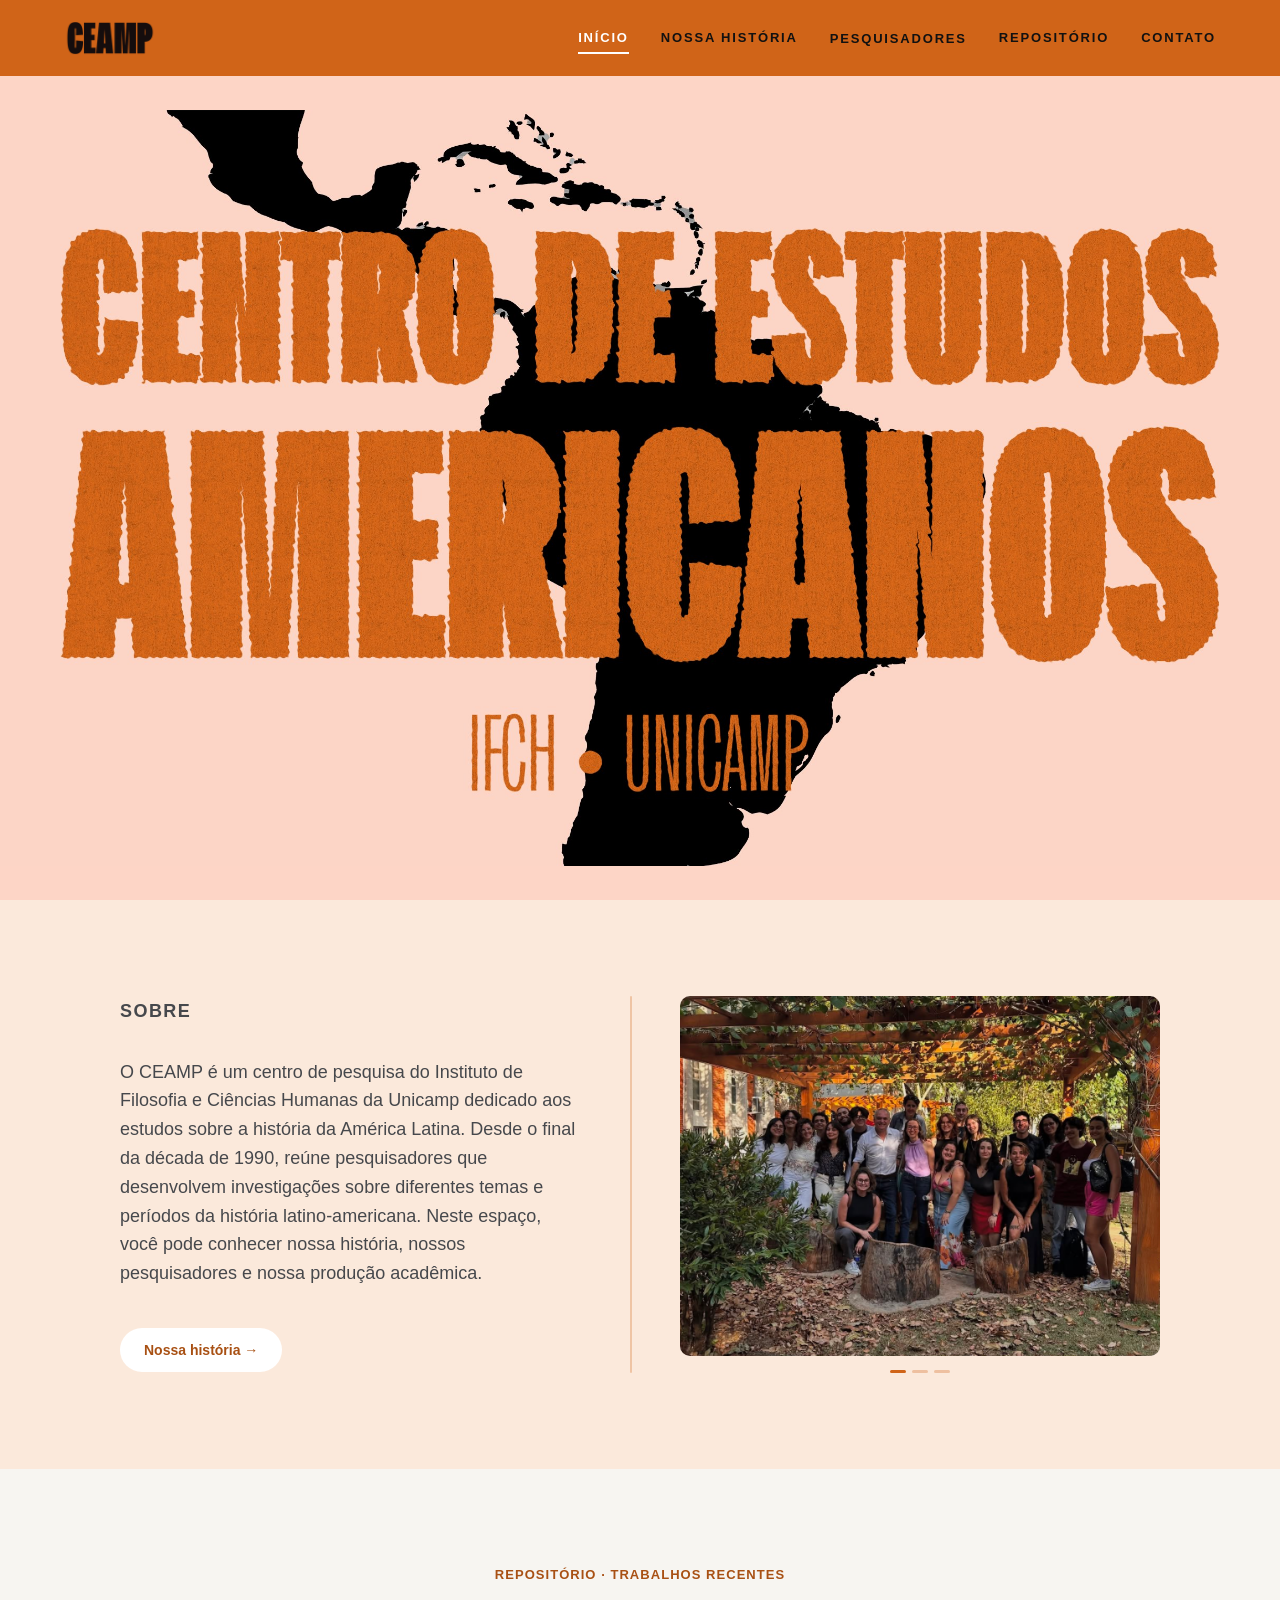
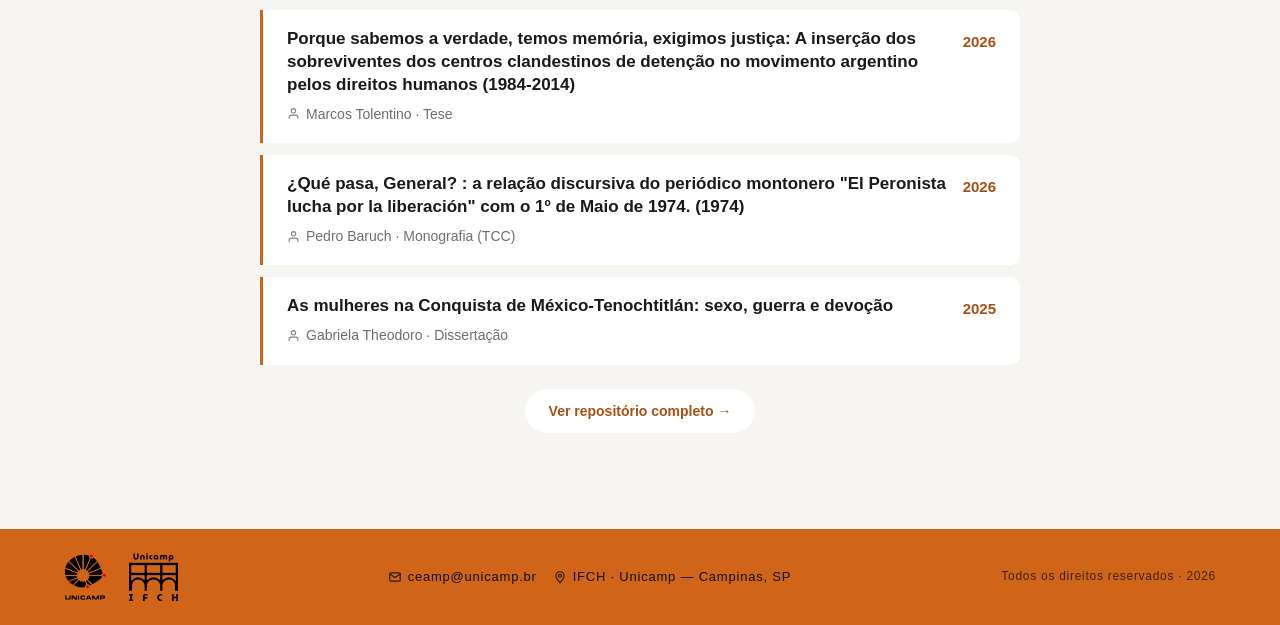
<file: index.html>
<!DOCTYPE html>
<html lang="pt-BR">
<head>
  <meta charset="UTF-8" />
  <meta name="viewport" content="width=device-width, initial-scale=1.0" />
  <meta name="description" content="Centro de Estudos Americanos da Unicamp — pesquisa em história da América Latina desde 2006." />
  <title>CEAMP · Centro de Estudos Americanos da Unicamp</title>
  <link rel="icon" href="favicon.ico" sizes="any" />
  <link rel="icon" type="image/png" sizes="32x32" href="img/favicon/favicon-32x32.png" />
  <link rel="icon" type="image/png" sizes="16x16" href="img/favicon/favicon-16x16.png" />
  <link rel="apple-touch-icon" sizes="180x180" href="img/favicon/apple-touch-icon.png" />
  <link rel="manifest" href="site.webmanifest" />
  <link rel="stylesheet" href="css/style.css" />
  <link rel="stylesheet" href="css/theme.css" />
  <link rel="stylesheet" href="css/home.css" />
</head>
<body class="home">
  <header class="site-header">
    <a href="index.html" class="brand"><img src="img/logos/ceamp-black.png" alt="CEAMP" class="brand-logo" width="194" height="72" /></a>
    <button class="nav-toggle" aria-label="Abrir menu" aria-expanded="false">
      <span></span><span></span><span></span>
    </button>
    <nav class="nav">
      <a href="index.html" class="active">Início</a>
      <a href="historia.html">Nossa história</a>
      <div class="nav-item">
        <a href="pesquisadores.html">Pesquisadores</a>
        <div class="nav-dropdown">
          <div class="nav-dropdown-inner">
            <a href="pesquisadores.html">Pesquisadores</a>
            <a href="redes-parceiros.html">Redes e Parceiros</a>
            <a href="projetos-atuais.html">Projetos Atuais</a>
          </div>
        </div>
      </div>
      <a href="repositorio.html">Repositório</a>
      <a href="contato.html">Contato</a>
    </nav>
  </header>

  <section class="hero">
    <picture>
      <source media="(orientation: portrait)" srcset="img/hero-mobile.jpg" />
      <img src="img/hero-desktop.jpg" alt="Centro de Estudos Americanos · IFCH · Unicamp" width="2560" height="1440" />
    </picture>
  </section>

  <!-- Sobre + Repositório recente (só desktop; no celular seguem os cartões de atalho abaixo) -->
  <section class="home-sobre">
    <div class="home-sobre-inner">
      <div class="home-sobre-text">
        <p class="home-section-label">Sobre</p>
        <p>
          O CEAMP é um centro de pesquisa do Instituto de Filosofia e Ciências
          Humanas da Unicamp dedicado aos estudos sobre a história da América
          Latina. Desde o final da década de 1990, reúne pesquisadores que
          desenvolvem investigações sobre diferentes temas e períodos da
          história latino-americana. Neste espaço, você pode conhecer nossa
          história, nossos pesquisadores e nossa produção acadêmica.
        </p>
        <a href="historia.html" class="home-section-link">Nossa história →</a>
      </div>

      <div class="home-sobre-divider" aria-hidden="true"></div>

      <div class="home-sobre-carousel">
        <div class="home-carousel-frame" id="home-carousel-frame"></div>
        <div class="home-carousel-dots" id="home-carousel-dots" aria-hidden="true"></div>
      </div>
    </div>
  </section>

  <section class="home-repositorio-recente">
    <div class="home-repositorio-inner">
      <p class="home-section-label">Repositório · trabalhos recentes</p>
      <ul class="home-recent-works" id="home-recent-works"></ul>
      <a href="repositorio.html" class="home-section-link">Ver repositório completo →</a>
    </div>
  </section>

<!-- Atalhos (aparecem só no celular) -->
<section class="home-cards">
  <a class="home-card" href="historia.html">
    <h3>Nossa história</h3>
    <p>Como o CEAMP nasceu em 2006 e se tornou um espaço de pesquisa sobre a história das Américas.</p>
    <span class="go">Ver mais →</span>
  </a>
  <a class="home-card" href="pesquisadores.html">
    <h3>Pesquisadores</h3>
    <p>Coordenação, pesquisadores em atividade e associados que constroem a produção do grupo.</p>
    <span class="go">Ver mais →</span>
  </a>
  <a class="home-card" href="repositorio.html">
    <h3>Repositório</h3>
    <p>Teses, dissertações e fontes documentais, com busca e filtros por país, século e período.</p>
    <span class="go">Ver mais →</span>
  </a>
  <a class="home-card" href="contato.html">
    <h3>Contato</h3>
    <p>Fale com o CEAMP: endereço, e-mail e um formulário para enviar sua mensagem.</p>
    <span class="go">Ver mais →</span>
  </a>
</section>
  <footer class="site-footer">
    <div class="footer-inner">
      <div class="footer-logos">
        <a href="https://www.unicamp.br/" target="_blank" rel="noopener" aria-label="Unicamp">
          <img src="img/logos/unicamp.png" alt="Unicamp" width="85" height="96" loading="lazy" />
        </a>
        <a href="https://www.ifch.unicamp.br/" target="_blank" rel="noopener" aria-label="IFCH">
          <img src="img/logos/ifch.png" alt="IFCH" width="98" height="96" loading="lazy" />
        </a>
      </div>
      <div class="footer-contact">
        <a href="mailto:ceamp@unicamp.br">
          <svg width="14" height="14" viewBox="0 0 24 24" fill="none" stroke="currentColor" stroke-width="2" stroke-linecap="round" stroke-linejoin="round" aria-hidden="true"><rect x="3" y="5" width="18" height="14" rx="2"/><path d="m3 7 9 6 9-6"/></svg>
          ceamp@unicamp.br
        </a>
        <address>
          <svg width="14" height="14" viewBox="0 0 24 24" fill="none" stroke="currentColor" stroke-width="2" stroke-linecap="round" stroke-linejoin="round" aria-hidden="true"><path d="M12 22s7-7.58 7-12a7 7 0 1 0-14 0c0 4.42 7 12 7 12Z"/><circle cx="12" cy="10" r="2.5"/></svg>
          IFCH · Unicamp — Campinas, SP
        </address>
      </div>
      <span class="footer-copyright">Todos os direitos reservados · <span id="year"></span></span>
    </div>
  </footer>

  <script src="js/main.js"></script>
  <script>
    // Carrossel de fotos do "Sobre" — troca sozinho a cada poucos segundos
    // (fade simples, sem setas/botões).
    //
    // Para adicionar uma foto nova: salve o arquivo em
    // img/carrossel-home/ e acrescente o nome dele na lista abaixo (em
    // qualquer posição). Para remover, tire o nome da lista. Só colocar
    // o arquivo na pasta não é suficiente — precisa estar nesta lista.
    (() => {
      const fotos = ['foto-1.jpg', 'foto-2.jpg', 'foto-3.jpg'];

      const frame = document.getElementById('home-carousel-frame');
      const dotsEl = document.getElementById('home-carousel-dots');
      if (!frame || !dotsEl || !fotos.length) return;

      frame.innerHTML = fotos.map((f, i) => `
        <img src="img/carrossel-home/${f}" alt="Pesquisadores do CEAMP reunidos"
             class="home-carousel-slide${i === 0 ? ' is-active' : ''}" loading="lazy" />
      `).join('');
      dotsEl.innerHTML = fotos.map((_, i) =>
        `<span class="home-carousel-dot${i === 0 ? ' is-active' : ''}"></span>`
      ).join('');

      if (fotos.length < 2) return;

      const slides = frame.querySelectorAll('.home-carousel-slide');
      const dots = dotsEl.querySelectorAll('.home-carousel-dot');
      let current = 0;
      setInterval(() => {
        slides[current].classList.remove('is-active');
        dots[current].classList.remove('is-active');
        current = (current + 1) % slides.length;
        slides[current].classList.add('is-active');
        dots[current].classList.add('is-active');
      }, 4500);
    })();
  </script>
  <script>
    // Repositório recente na home: pega os trabalhos com maior "ano" de
    // publicação em data/trabalhos.json. Só é usado no desktop (a lista
    // fica escondida por CSS no celular), mas o fetch roda sempre — é
    // barato e mantém a lógica num só lugar.
    (() => {
      const list = document.getElementById('home-recent-works');
      if (!list) return;

      const escapeHtml = (str) => (str ?? '').toString()
        .replace(/&/g, '&amp;')
        .replace(/</g, '&lt;')
        .replace(/>/g, '&gt;')
        .replace(/"/g, '&quot;')
        .replace(/'/g, '&#39;');

      const isSafeUrl = (url) => {
        if (!url) return false;
        try {
          const u = new URL(url, window.location.href);
          return u.protocol === 'http:' || u.protocol === 'https:';
        } catch {
          return false;
        }
      };

      fetch('data/trabalhos.json')
        .then((r) => (r.ok ? r.json() : []))
        .then((data) => {
          const trabalhos = Array.isArray(data) ? data : [];
          const recentes = trabalhos
            .filter((w) => w && w.titulo && Number.isFinite(Number(w.ano)))
            .sort((a, b) => Number(b.ano) - Number(a.ano))
            .slice(0, 3);

          const iconAuthor = '<svg width="13" height="13" viewBox="0 0 24 24" fill="none" stroke="currentColor" stroke-width="2" stroke-linecap="round" stroke-linejoin="round" aria-hidden="true"><path d="M20 21v-2a4 4 0 0 0-4-4H8a4 4 0 0 0-4 4v2"/><circle cx="12" cy="7" r="4"/></svg>';

          list.innerHTML = recentes.map((w) => {
            const titleHtml = isSafeUrl(w.arquivo)
              ? `<a href="${escapeHtml(w.arquivo)}" target="_blank" rel="noopener">${escapeHtml(w.titulo)}</a>`
              : escapeHtml(w.titulo);
            const meta = [w.autor, w.tipo].filter(Boolean).map(escapeHtml).join(' · ');
            return `
              <li class="home-recent-work">
                <div>
                  <p class="home-recent-work-title">${titleHtml}</p>
                  ${meta ? `<p class="home-recent-work-author">${iconAuthor}${meta}</p>` : ''}
                </div>
                <span class="home-recent-work-year">${escapeHtml(w.ano)}</span>
              </li>
            `;
          }).join('');
        })
        .catch(() => {});
    })();
  </script>
</body>
</html>
</file>
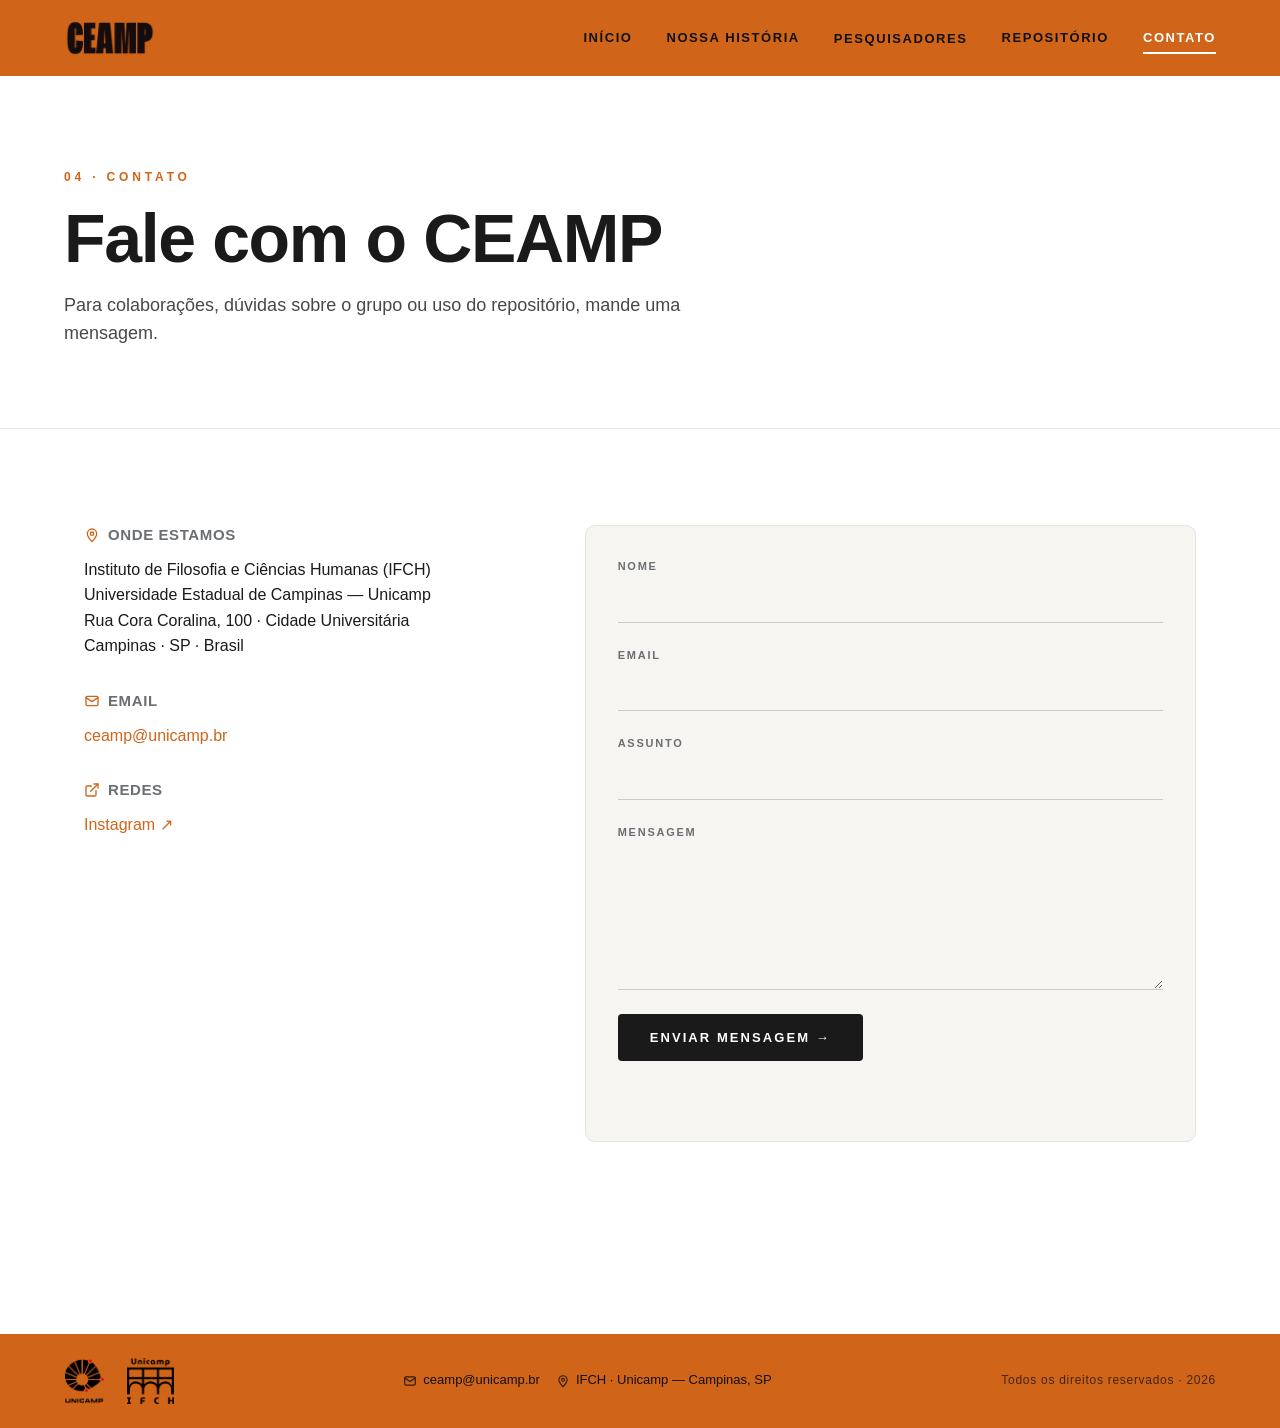
<file: contato.html>
<!DOCTYPE html>
<html lang="pt-BR">
<head>
  <meta charset="UTF-8" />
  <meta name="viewport" content="width=device-width, initial-scale=1.0" />
  <meta name="description" content="Entre em contato com o Centro de Estudos Americanos da Unicamp (CEAMP)." />
  <title>Contato · CEAMP</title>
  <link rel="icon" href="favicon.ico" sizes="any" />
  <link rel="icon" type="image/png" sizes="32x32" href="img/favicon/favicon-32x32.png" />
  <link rel="icon" type="image/png" sizes="16x16" href="img/favicon/favicon-16x16.png" />
  <link rel="apple-touch-icon" sizes="180x180" href="img/favicon/apple-touch-icon.png" />
  <link rel="manifest" href="site.webmanifest" />
  <link rel="stylesheet" href="css/style.css" />
  <link rel="stylesheet" href="css/theme.css" />
</head>
<body class="page-contato">
  <header class="site-header">
    <a href="index.html" class="brand"><img src="img/logos/ceamp-black.png" alt="CEAMP" class="brand-logo" width="194" height="72" /></a>
    <button class="nav-toggle" aria-label="Abrir menu" aria-expanded="false">
      <span></span><span></span><span></span>
    </button>
    <nav class="nav">
      <a href="index.html">Início</a>
      <a href="historia.html">Nossa história</a>
      <div class="nav-item">
        <a href="pesquisadores.html">Pesquisadores</a>
        <div class="nav-dropdown">
          <div class="nav-dropdown-inner">
            <a href="pesquisadores.html">Pesquisadores</a>
            <a href="redes-parceiros.html">Redes e Parceiros</a>
            <a href="projetos-atuais.html">Projetos Atuais</a>
          </div>
        </div>
      </div>
      <a href="repositorio.html">Repositório</a>
      <a href="contato.html" class="active">Contato</a>
    </nav>
  </header>

  <main>
    <section class="page-hero">
      <div class="page-hero-inner">
        <p class="eyebrow">04 · Contato</p>
        <h1>Fale com o CEAMP</h1>
        <p class="subtitle">
          Para colaborações, dúvidas sobre o grupo ou
          uso do repositório, mande uma mensagem.
        </p>
      </div>
    </section>

    <section class="section">
      <div class="contact-grid">
        <div class="contact-info">
          <div class="info-block">
            <h3><svg width="16" height="16" viewBox="0 0 24 24" fill="none" stroke="currentColor" stroke-width="2" stroke-linecap="round" stroke-linejoin="round" aria-hidden="true"><path d="M12 22s7-7.58 7-12a7 7 0 1 0-14 0c0 4.42 7 12 7 12Z"/><circle cx="12" cy="10" r="2.5"/></svg> Onde estamos</h3>
            <p>
              Instituto de Filosofia e Ciências Humanas (IFCH)<br />
              Universidade Estadual de Campinas — Unicamp<br />
              Rua Cora Coralina, 100 · Cidade Universitária<br />
              Campinas · SP · Brasil
            </p>
          </div>
          <div class="info-block">
            <h3><svg width="16" height="16" viewBox="0 0 24 24" fill="none" stroke="currentColor" stroke-width="2" stroke-linecap="round" stroke-linejoin="round" aria-hidden="true"><rect x="3" y="5" width="18" height="14" rx="2"/><path d="m3 7 9 6 9-6"/></svg> Email</h3>
            <p><a href="mailto:ceamp@unicamp.br">ceamp@unicamp.br</a></p>
          </div>
          <div class="info-block">
            <h3><svg width="16" height="16" viewBox="0 0 24 24" fill="none" stroke="currentColor" stroke-width="2" stroke-linecap="round" stroke-linejoin="round" aria-hidden="true"><path d="M18 13v6a2 2 0 0 1-2 2H5a2 2 0 0 1-2-2V8a2 2 0 0 1 2-2h6"/><polyline points="15 3 21 3 21 9"/><line x1="10" y1="14" x2="21" y2="3"/></svg> Redes</h3>
            <p>
              <a href="https://www.instagram.com/america.unicamp/" target="_blank" rel="noopener">Instagram ↗</a>
            </p>
          </div>
        </div>

        <form class="contact-form" id="contact-form" novalidate>
          <input type="hidden" name="access_key" value="024f34e5-c627-4da7-a77c-832c1a4a8b68" />
          <input type="hidden" name="subject" value="[CEAMP] Nova mensagem pelo site" />
          <input type="hidden" name="from_name" value="Site CEAMP" />
          <input type="checkbox" name="botcheck" class="hidden-field" style="display:none" tabindex="-1" autocomplete="off" />
          <div class="field">
            <label for="nome">Nome</label>
            <input type="text" id="nome" name="nome" required autocomplete="name" />
          </div>
          <div class="field">
            <label for="email">Email</label>
            <input type="email" id="email" name="email" required autocomplete="email" />
          </div>
          <div class="field">
            <label for="assunto">Assunto</label>
            <input type="text" id="assunto" name="assunto" required />
          </div>
          <div class="field">
            <label for="mensagem">Mensagem</label>
            <textarea id="mensagem" name="mensagem" required></textarea>
          </div>
          <button type="submit" class="btn">Enviar mensagem →</button>
          <div class="form-status" id="form-status" role="status" aria-live="polite"></div>
        </form>
      </div>
    </section>
  </main>

  <footer class="site-footer">
    <div class="footer-inner">
      <div class="footer-logos">
        <a href="https://www.unicamp.br/" target="_blank" rel="noopener" aria-label="Unicamp">
          <img src="img/logos/unicamp.png" alt="Unicamp" width="85" height="96" loading="lazy" />
        </a>
        <a href="https://www.ifch.unicamp.br/" target="_blank" rel="noopener" aria-label="IFCH">
          <img src="img/logos/ifch.png" alt="IFCH" width="98" height="96" loading="lazy" />
        </a>
      </div>
      <div class="footer-contact">
        <a href="mailto:ceamp@unicamp.br">
          <svg width="14" height="14" viewBox="0 0 24 24" fill="none" stroke="currentColor" stroke-width="2" stroke-linecap="round" stroke-linejoin="round" aria-hidden="true"><rect x="3" y="5" width="18" height="14" rx="2"/><path d="m3 7 9 6 9-6"/></svg>
          ceamp@unicamp.br
        </a>
        <address>
          <svg width="14" height="14" viewBox="0 0 24 24" fill="none" stroke="currentColor" stroke-width="2" stroke-linecap="round" stroke-linejoin="round" aria-hidden="true"><path d="M12 22s7-7.58 7-12a7 7 0 1 0-14 0c0 4.42 7 12 7 12Z"/><circle cx="12" cy="10" r="2.5"/></svg>
          IFCH · Unicamp — Campinas, SP
        </address>
      </div>
      <span class="footer-copyright">Todos os direitos reservados · <span id="year"></span></span>
    </div>
  </footer>

  <script src="js/main.js"></script>
  <script>
    // Envio direto via Web3Forms (sem abrir cliente de email).
    const form = document.getElementById('contact-form');
    const status = document.getElementById('form-status');
    const submitBtn = form.querySelector('button[type="submit"]');

    form.addEventListener('submit', async (e) => {
      e.preventDefault();
      const data = new FormData(form);
      const nome = data.get('nome')?.toString().trim();
      const email = data.get('email')?.toString().trim();
      const assunto = data.get('assunto')?.toString().trim();
      const mensagem = data.get('mensagem')?.toString().trim();

      if (!nome || !email || !assunto || !mensagem) {
        status.textContent = 'Preencha todos os campos.';
        status.className = 'form-status error';
        return;
      }

      data.set('subject', '[CEAMP] ' + assunto);
      submitBtn.disabled = true;
      status.textContent = 'Enviando…';
      status.className = 'form-status';

      try {
        const response = await fetch('https://api.web3forms.com/submit', {
          method: 'POST',
          headers: { Accept: 'application/json' },
          body: data,
        });
        const result = await response.json();

        if (result.success) {
          status.textContent = 'Mensagem enviada com sucesso!';
          status.className = 'form-status success';
          form.reset();
        } else {
          status.textContent = 'Não foi possível enviar. Tente novamente ou use o email direto.';
          status.className = 'form-status error';
        }
      } catch (err) {
        status.textContent = 'Erro de conexão. Tente novamente ou use o email direto.';
        status.className = 'form-status error';
      } finally {
        submitBtn.disabled = false;
      }
    });
  </script>
</body>
</html>
</file>
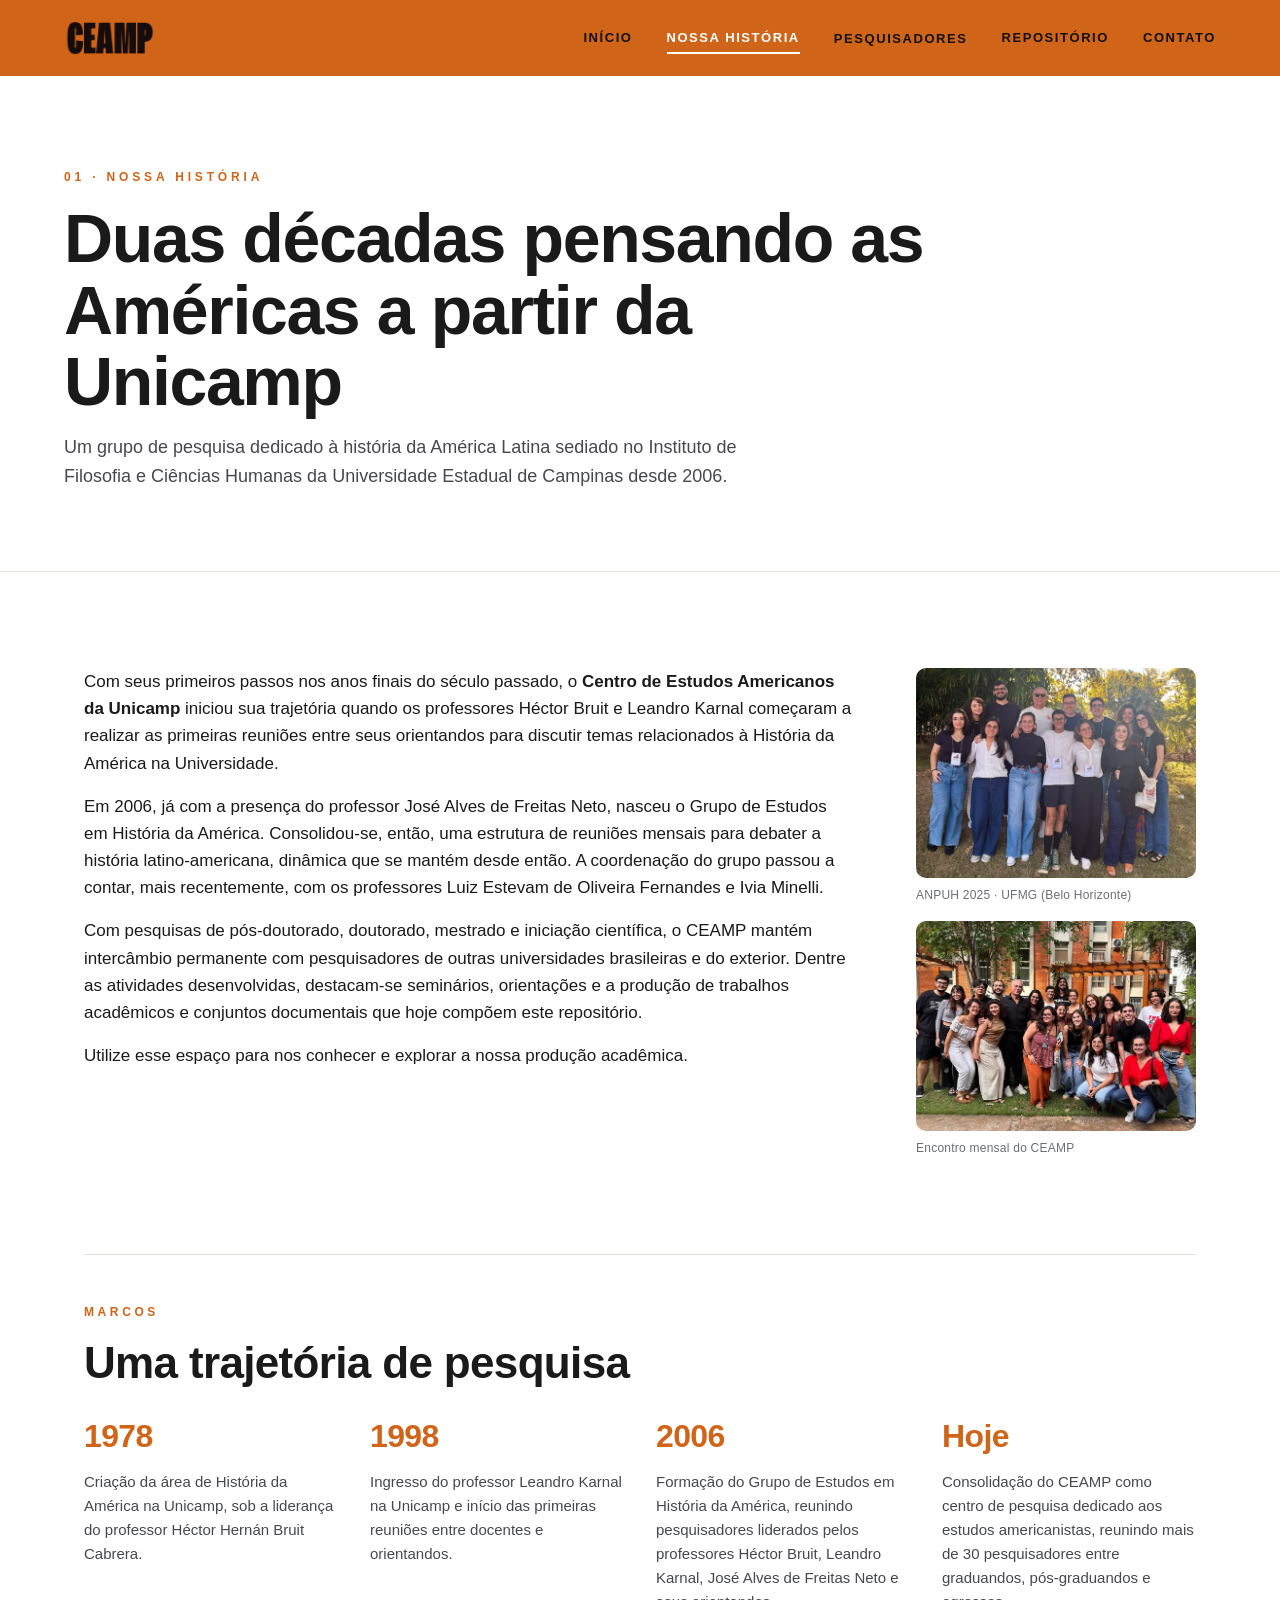
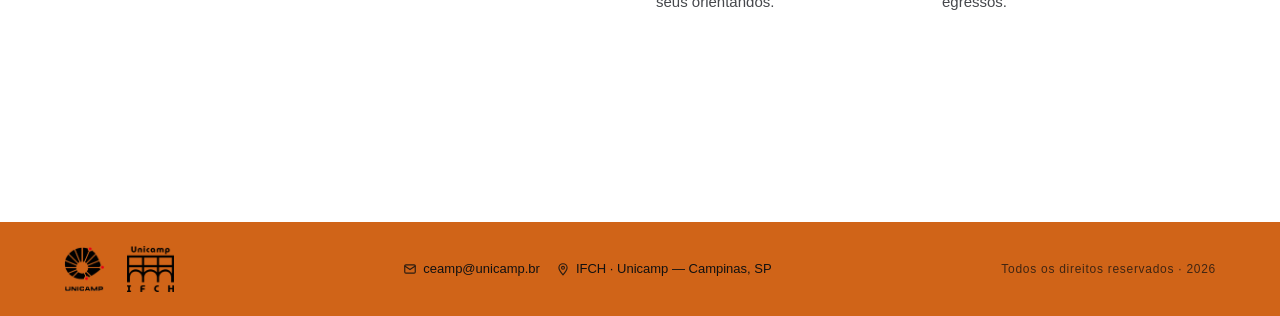
<file: historia.html>
<!DOCTYPE html>
<html lang="pt-BR">
<head>
  <meta charset="UTF-8" />
  <meta name="viewport" content="width=device-width, initial-scale=1.0" />
  <meta name="description" content="A história do Centro de Estudos Americanos da Unicamp (CEAMP), grupo de pesquisa em história da América Latina fundado em 2006." />
  <title>Nossa história · CEAMP</title>
  <link rel="icon" href="favicon.ico" sizes="any" />
  <link rel="icon" type="image/png" sizes="32x32" href="img/favicon/favicon-32x32.png" />
  <link rel="icon" type="image/png" sizes="16x16" href="img/favicon/favicon-16x16.png" />
  <link rel="apple-touch-icon" sizes="180x180" href="img/favicon/apple-touch-icon.png" />
  <link rel="manifest" href="site.webmanifest" />
  <link rel="stylesheet" href="css/style.css" />
  <link rel="stylesheet" href="css/theme.css" />
</head>
<body class="page-historia">
  <header class="site-header">
    <a href="index.html" class="brand"><img src="img/logos/ceamp-black.png" alt="CEAMP" class="brand-logo" width="194" height="72" /></a>
    <button class="nav-toggle" aria-label="Abrir menu" aria-expanded="false">
      <span></span><span></span><span></span>
    </button>
    <nav class="nav">
      <a href="index.html">Início</a>
      <a href="historia.html" class="active">Nossa história</a>
      <div class="nav-item">
        <a href="pesquisadores.html">Pesquisadores</a>
        <div class="nav-dropdown">
          <div class="nav-dropdown-inner">
            <a href="pesquisadores.html">Pesquisadores</a>
            <a href="redes-parceiros.html">Redes e Parceiros</a>
            <a href="projetos-atuais.html">Projetos Atuais</a>
          </div>
        </div>
      </div>
      <a href="repositorio.html">Repositório</a>
      <a href="contato.html">Contato</a>
    </nav>
  </header>

  <main>
    <section class="page-hero">
      <div class="page-hero-inner">
        <p class="eyebrow">01 · Nossa história</p>
        <h1>Duas décadas pensando as Américas a partir da Unicamp</h1>
        <p class="subtitle">
          Um grupo de pesquisa dedicado à história da América Latina
          sediado no Instituto de Filosofia e Ciências Humanas da
          Universidade Estadual de Campinas desde 2006.
        </p>
      </div>
    </section>

    <section class="section">
      <div class="historia-grid">
        <div class="historia-text">
          <p class="lead">
            Com seus primeiros passos nos anos finais do século passado, o
            <strong>Centro de Estudos Americanos da Unicamp</strong> iniciou sua
            trajetória quando os professores Héctor Bruit e Leandro Karnal
            começaram a realizar as primeiras reuniões entre seus orientandos
            para discutir temas relacionados à História da América na
            Universidade.
          </p>
          <figure class="historia-inline-photo">
            <img src="img/grupo-1.jpeg" alt="Grupo de pesquisadores do CEAMP" loading="lazy" />
            <figcaption>ANPUH 2025 · UFMG (Belo Horizonte)</figcaption>
          </figure>

          <p>
            Em 2006, já com a presença do professor José Alves de Freitas Neto,
            nasceu o Grupo de Estudos em História da América. Consolidou-se,
            então, uma estrutura de reuniões mensais para debater a história
            latino-americana, dinâmica que se mantém desde então. A
            coordenação do grupo passou a contar, mais recentemente, com os
            professores Luiz Estevam de Oliveira Fernandes e Ivia Minelli.
          </p>
          <p>
            Com pesquisas de pós-doutorado, doutorado, mestrado e iniciação
            científica, o CEAMP mantém intercâmbio permanente com
            pesquisadores de outras universidades brasileiras e do exterior.
            Dentre as atividades desenvolvidas, destacam-se seminários,
            orientações e a produção de trabalhos acadêmicos e conjuntos
            documentais que hoje compõem este repositório.
          </p>

          <figure class="historia-inline-photo">
            <img src="img/grupo-2.jpeg" alt="Seminário do CEAMP" loading="lazy" />
            <figcaption>Encontro mensal do CEAMP</figcaption>
          </figure>

          <p>
            Utilize esse espaço para nos conhecer e explorar a nossa produção
            acadêmica.
          </p>
        </div>

        <div class="historia-images">
          <figure>
            <img src="img/grupo-1.jpeg" alt="Grupo de pesquisadores do CEAMP" loading="lazy" />
            <figcaption>ANPUH 2025 · UFMG (Belo Horizonte)</figcaption>
          </figure>
          <figure>
            <img src="img/grupo-2.jpeg" alt="Seminário do CEAMP" loading="lazy" />
            <figcaption>Encontro mensal do CEAMP</figcaption>
          </figure>
        </div>
      </div>

      <div class="timeline">
        <p class="section-title">Marcos</p>
        <h2>Uma trajetória de pesquisa</h2>
        <div class="timeline-list">
          <div class="timeline-item">
            <div class="year">1978</div>
            <p>Criação da área de História da América na Unicamp, sob a liderança do professor Héctor Hernán Bruit Cabrera.</p>
          </div>
          <div class="timeline-item">
            <div class="year">1998</div>
            <p>Ingresso do professor Leandro Karnal na Unicamp e início das primeiras reuniões entre docentes e orientandos.</p>
          </div>
          <div class="timeline-item">
            <div class="year">2006</div>
            <p>Formação do Grupo de Estudos em História da América, reunindo pesquisadores liderados pelos professores Héctor Bruit, Leandro Karnal, José Alves de Freitas Neto e seus orientandos.</p>
          </div>
          <div class="timeline-item">
            <div class="year">Hoje</div>
            <p>Consolidação do CEAMP como centro de pesquisa dedicado aos estudos americanistas, reunindo mais de 30 pesquisadores entre graduandos, pós-graduandos e egressos.</p>
          </div>
        </div>
      </div>
    </section>
  </main>

  <footer class="site-footer">
    <div class="footer-inner">
      <div class="footer-logos">
        <a href="https://www.unicamp.br/" target="_blank" rel="noopener" aria-label="Unicamp">
          <img src="img/logos/unicamp.png" alt="Unicamp" width="85" height="96" loading="lazy" />
        </a>
        <a href="https://www.ifch.unicamp.br/" target="_blank" rel="noopener" aria-label="IFCH">
          <img src="img/logos/ifch.png" alt="IFCH" width="98" height="96" loading="lazy" />
        </a>
      </div>
      <div class="footer-contact">
        <a href="mailto:ceamp@unicamp.br">
          <svg width="14" height="14" viewBox="0 0 24 24" fill="none" stroke="currentColor" stroke-width="2" stroke-linecap="round" stroke-linejoin="round" aria-hidden="true"><rect x="3" y="5" width="18" height="14" rx="2"/><path d="m3 7 9 6 9-6"/></svg>
          ceamp@unicamp.br
        </a>
        <address>
          <svg width="14" height="14" viewBox="0 0 24 24" fill="none" stroke="currentColor" stroke-width="2" stroke-linecap="round" stroke-linejoin="round" aria-hidden="true"><path d="M12 22s7-7.58 7-12a7 7 0 1 0-14 0c0 4.42 7 12 7 12Z"/><circle cx="12" cy="10" r="2.5"/></svg>
          IFCH · Unicamp — Campinas, SP
        </address>
      </div>
      <span class="footer-copyright">Todos os direitos reservados · <span id="year"></span></span>
    </div>
  </footer>

  <script src="js/main.js"></script>
</body>
</html>
</file>
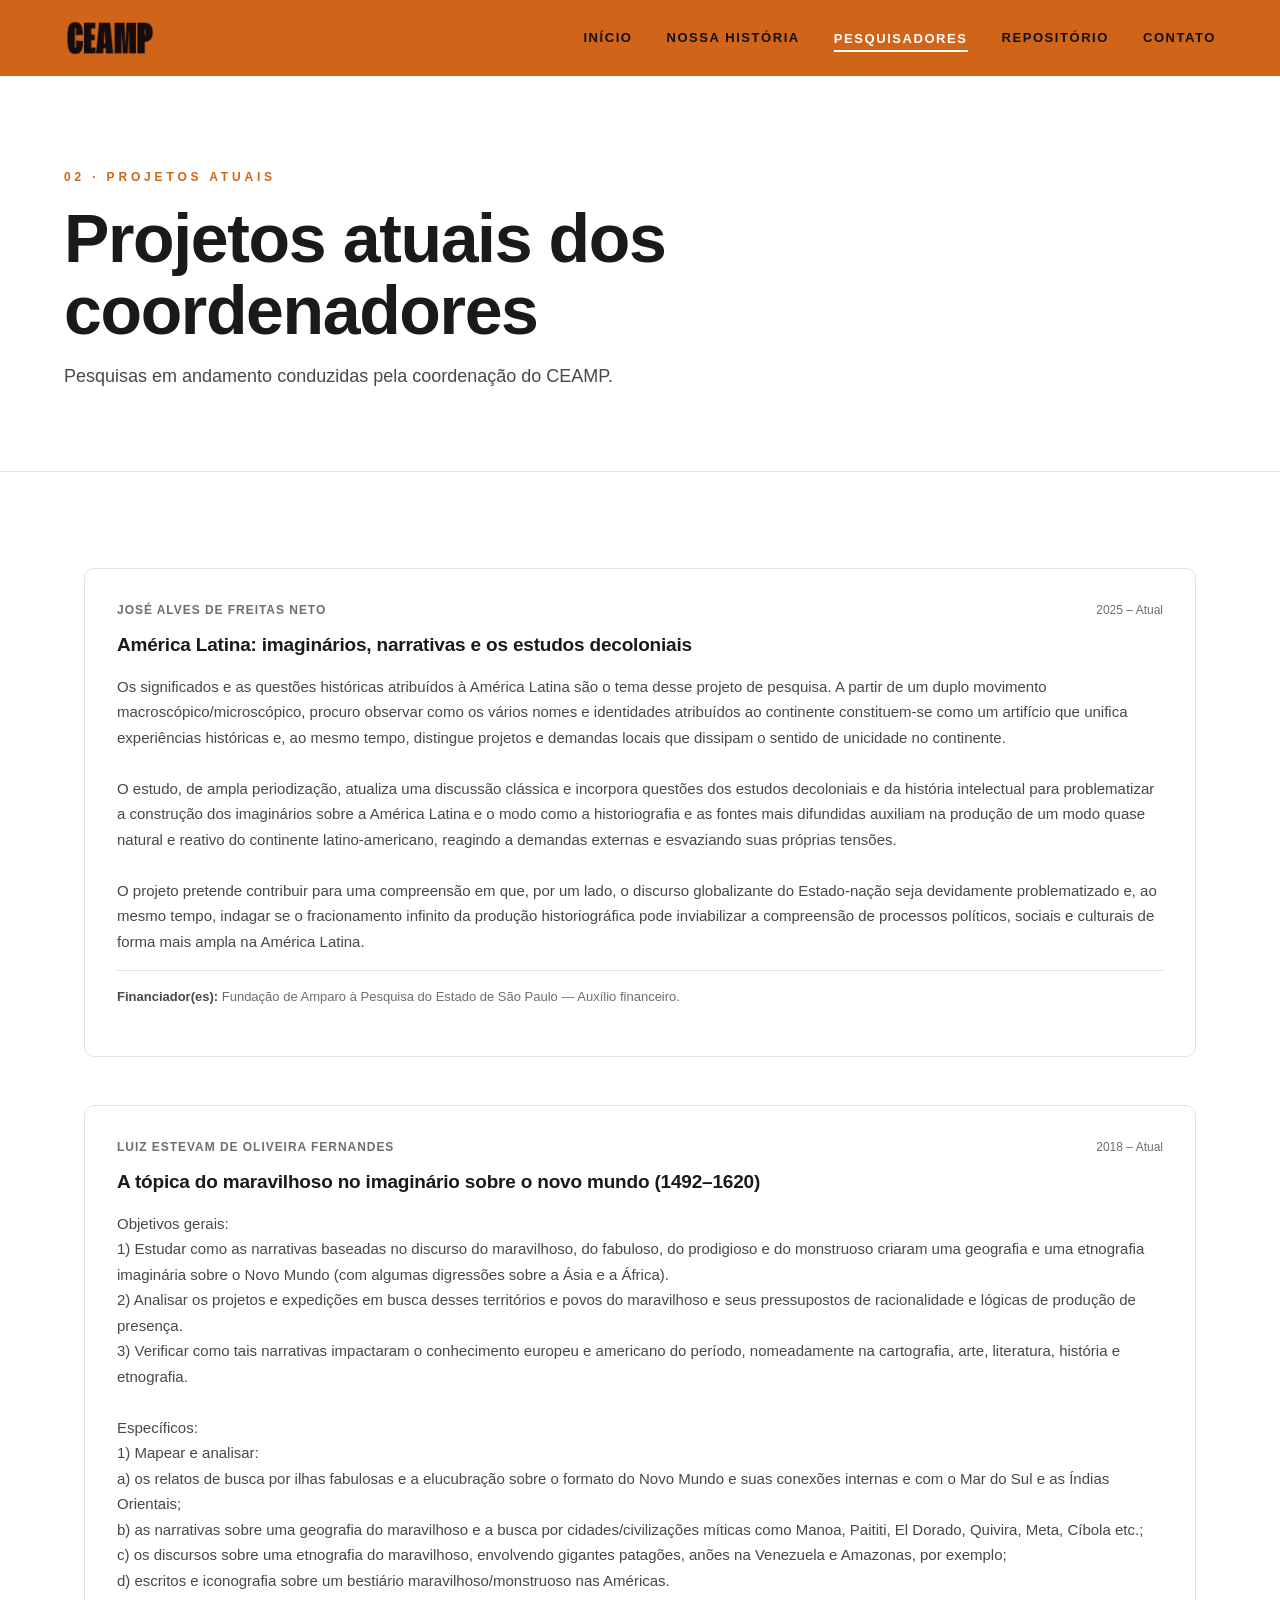
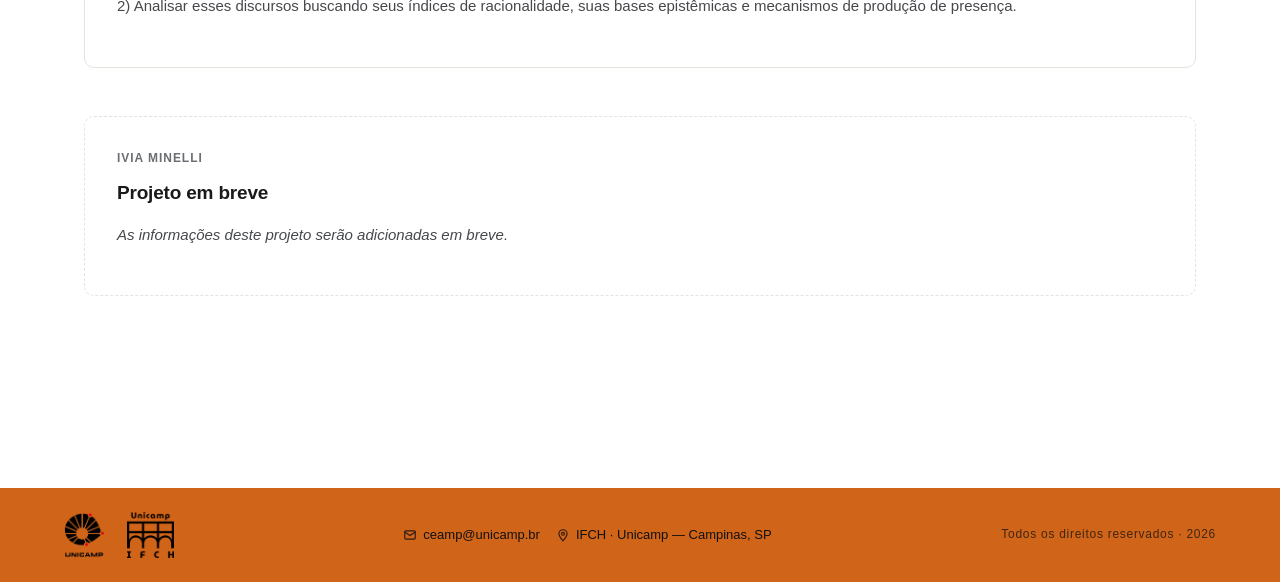
<file: projetos-atuais.html>
<!DOCTYPE html>
<html lang="pt-BR">
<head>
  <meta charset="UTF-8" />
  <meta name="viewport" content="width=device-width, initial-scale=1.0" />
  <meta name="description" content="Projetos de pesquisa atuais dos coordenadores do Centro de Estudos Americanos da Unicamp (CEAMP)." />
  <title>Projetos Atuais · CEAMP</title>
  <link rel="icon" href="favicon.ico" sizes="any" />
  <link rel="icon" type="image/png" sizes="32x32" href="img/favicon/favicon-32x32.png" />
  <link rel="icon" type="image/png" sizes="16x16" href="img/favicon/favicon-16x16.png" />
  <link rel="apple-touch-icon" sizes="180x180" href="img/favicon/apple-touch-icon.png" />
  <link rel="manifest" href="site.webmanifest" />
  <link rel="stylesheet" href="css/style.css" />
  <link rel="stylesheet" href="css/theme.css" />
</head>
<body class="page-projetos-atuais">
  <header class="site-header">
    <a href="index.html" class="brand"><img src="img/logos/ceamp-black.png" alt="CEAMP" class="brand-logo" width="194" height="72" /></a>
    <button class="nav-toggle" aria-label="Abrir menu" aria-expanded="false">
      <span></span><span></span><span></span>
    </button>
    <nav class="nav">
      <a href="index.html">Início</a>
      <a href="historia.html">Nossa história</a>
      <div class="nav-item">
        <a href="pesquisadores.html" class="active">Pesquisadores</a>
        <div class="nav-dropdown">
          <div class="nav-dropdown-inner">
            <a href="pesquisadores.html">Pesquisadores</a>
            <a href="redes-parceiros.html">Redes e Parceiros</a>
            <a href="projetos-atuais.html" class="active">Projetos Atuais</a>
          </div>
        </div>
      </div>
      <a href="repositorio.html">Repositório</a>
      <a href="contato.html">Contato</a>
    </nav>
  </header>

  <main>
    <section class="page-hero">
      <div class="page-hero-inner">
        <p class="eyebrow">02 · Projetos Atuais</p>
        <h1>Projetos atuais dos coordenadores</h1>
        <p class="subtitle">
          Pesquisas em andamento conduzidas pela coordenação do CEAMP.
        </p>
      </div>
    </section>

    <section class="section">
      <div class="projects-list" id="projects-list">
        <!-- projetos -->
      </div>
    </section>
  </main>

  <footer class="site-footer">
    <div class="footer-inner">
      <div class="footer-logos">
        <a href="https://www.unicamp.br/" target="_blank" rel="noopener" aria-label="Unicamp">
          <img src="img/logos/unicamp.png" alt="Unicamp" width="85" height="96" loading="lazy" />
        </a>
        <a href="https://www.ifch.unicamp.br/" target="_blank" rel="noopener" aria-label="IFCH">
          <img src="img/logos/ifch.png" alt="IFCH" width="98" height="96" loading="lazy" />
        </a>
      </div>
      <div class="footer-contact">
        <a href="mailto:ceamp@unicamp.br">
          <svg width="14" height="14" viewBox="0 0 24 24" fill="none" stroke="currentColor" stroke-width="2" stroke-linecap="round" stroke-linejoin="round" aria-hidden="true"><rect x="3" y="5" width="18" height="14" rx="2"/><path d="m3 7 9 6 9-6"/></svg>
          ceamp@unicamp.br
        </a>
        <address>
          <svg width="14" height="14" viewBox="0 0 24 24" fill="none" stroke="currentColor" stroke-width="2" stroke-linecap="round" stroke-linejoin="round" aria-hidden="true"><path d="M12 22s7-7.58 7-12a7 7 0 1 0-14 0c0 4.42 7 12 7 12Z"/><circle cx="12" cy="10" r="2.5"/></svg>
          IFCH · Unicamp — Campinas, SP
        </address>
      </div>
      <span class="footer-copyright">Todos os direitos reservados · <span id="year"></span></span>
    </div>
  </footer>

  <script src="js/main.js"></script>
  <script>
    // =====================================================================
    //  PROJETOS ATUAIS — um projeto de pesquisa por coordenador do CEAMP.
    //  Os dados vêm de data/projetos.json. Cada projeto é um objeto:
    //    { slug, periodo, titulo, descricao, financiador, placeholder? }
    //  - slug: precisa ser IGUAL ao slug do coordenador em pesquisadores.html
    //    — é o que faz o pop-up do pesquisador linkar pro projeto certo
    //    (âncora #slug nesta página) e o card daqui mostrar o nome certo.
    //  - descricao: pode ter parágrafos separados por uma linha em branco
    //    (\n\n) — a formatação é preservada na tela.
    //  - placeholder (opcional): true enquanto o projeto ainda não tem
    //    conteúdo definitivo (mostra o card com borda tracejada).
    // =====================================================================
    const coordenadores = {
      'jose-alves-de-freitas-neto': 'José Alves de Freitas Neto',
      'luiz-estevam-de-oliveira-fernandes': 'Luiz Estevam de Oliveira Fernandes',
      'ivia-minelli': 'Ivia Minelli',
    };

    const escapeHtml = (str) => (str ?? '').toString()
      .replace(/&/g, '&amp;')
      .replace(/</g, '&lt;')
      .replace(/>/g, '&gt;')
      .replace(/"/g, '&quot;')
      .replace(/'/g, '&#39;');

    const renderProjeto = (proj) => `
      <article class="project-card${proj.placeholder ? ' is-placeholder' : ''}" id="${escapeHtml(proj.slug)}">
        <div class="project-card-header">
          <span class="project-coordenador">${escapeHtml(coordenadores[proj.slug] || '')}</span>
          ${proj.periodo ? `<span class="project-periodo">${escapeHtml(proj.periodo)}</span>` : ''}
        </div>
        <h3 class="project-title">${escapeHtml(proj.titulo)}</h3>
        <p class="project-description">${escapeHtml(proj.descricao)}</p>
        ${proj.financiador ? `<p class="project-funder"><strong>Financiador(es):</strong> ${escapeHtml(proj.financiador)}</p>` : ''}
      </article>
    `;

    fetch('data/projetos.json')
      .then((r) => (r.ok ? r.json() : []))
      .then((data) => {
        const projetos = Array.isArray(data) ? data : [];
        document.getElementById('projects-list').innerHTML = projetos.map(renderProjeto).join('');

        if (location.hash) {
          const target = document.querySelector(location.hash);
          if (target) target.scrollIntoView({ block: 'start' });
        }
      })
      .catch(() => {
        document.getElementById('projects-list').innerHTML = '<p>Não foi possível carregar os projetos no momento.</p>';
      });
  </script>
</body>
</html>
</file>
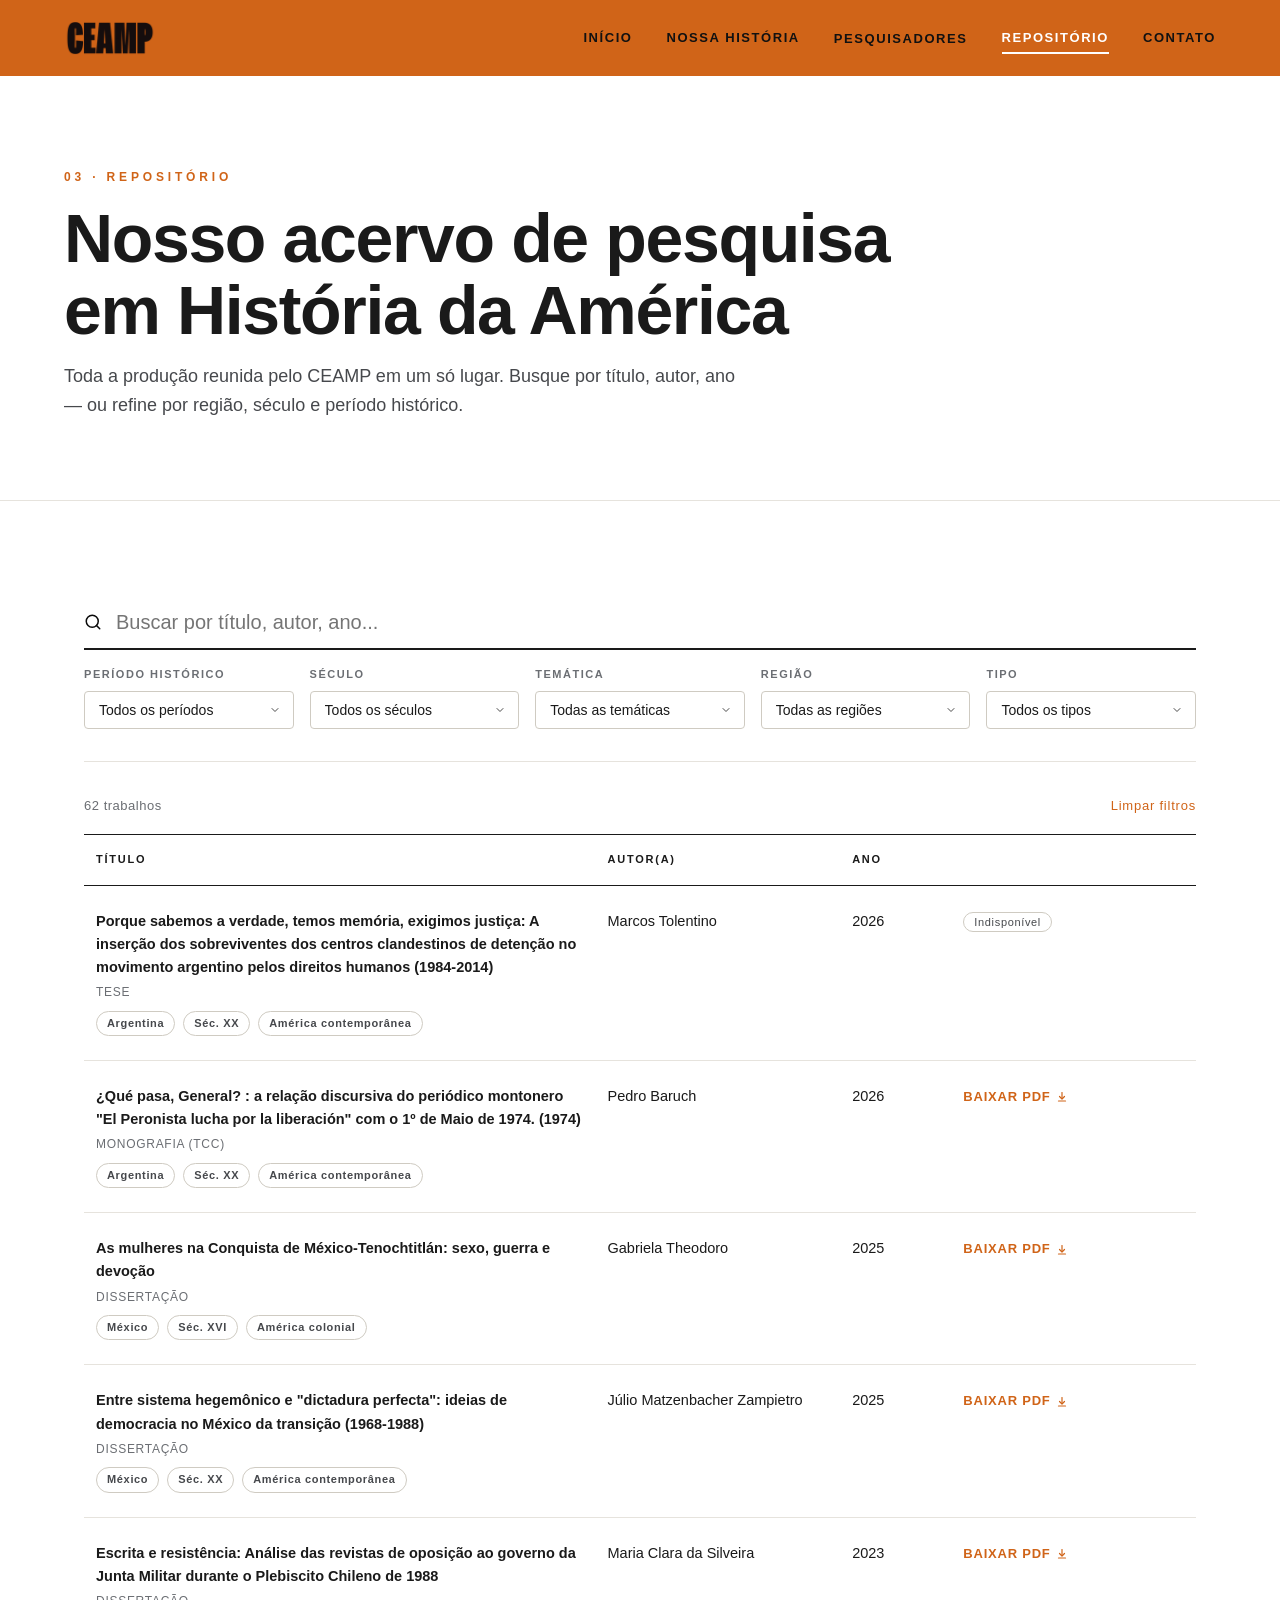
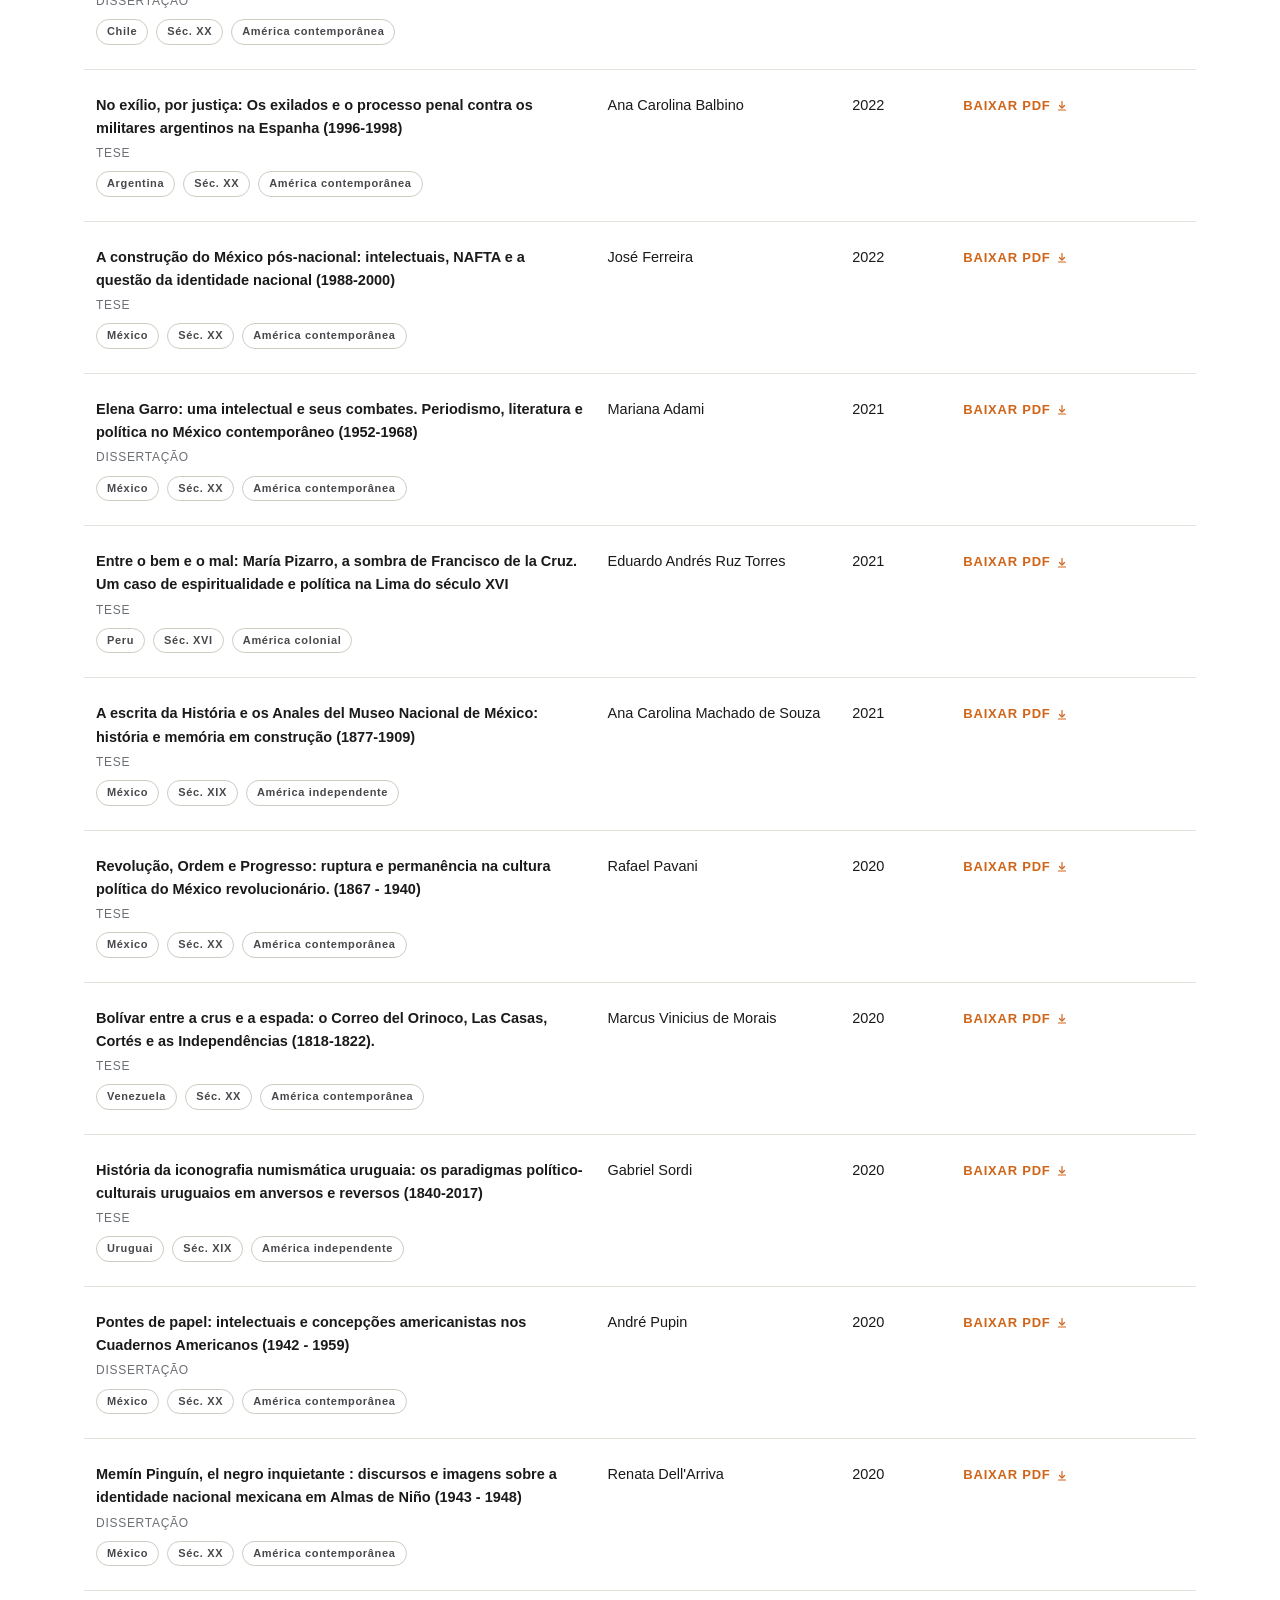
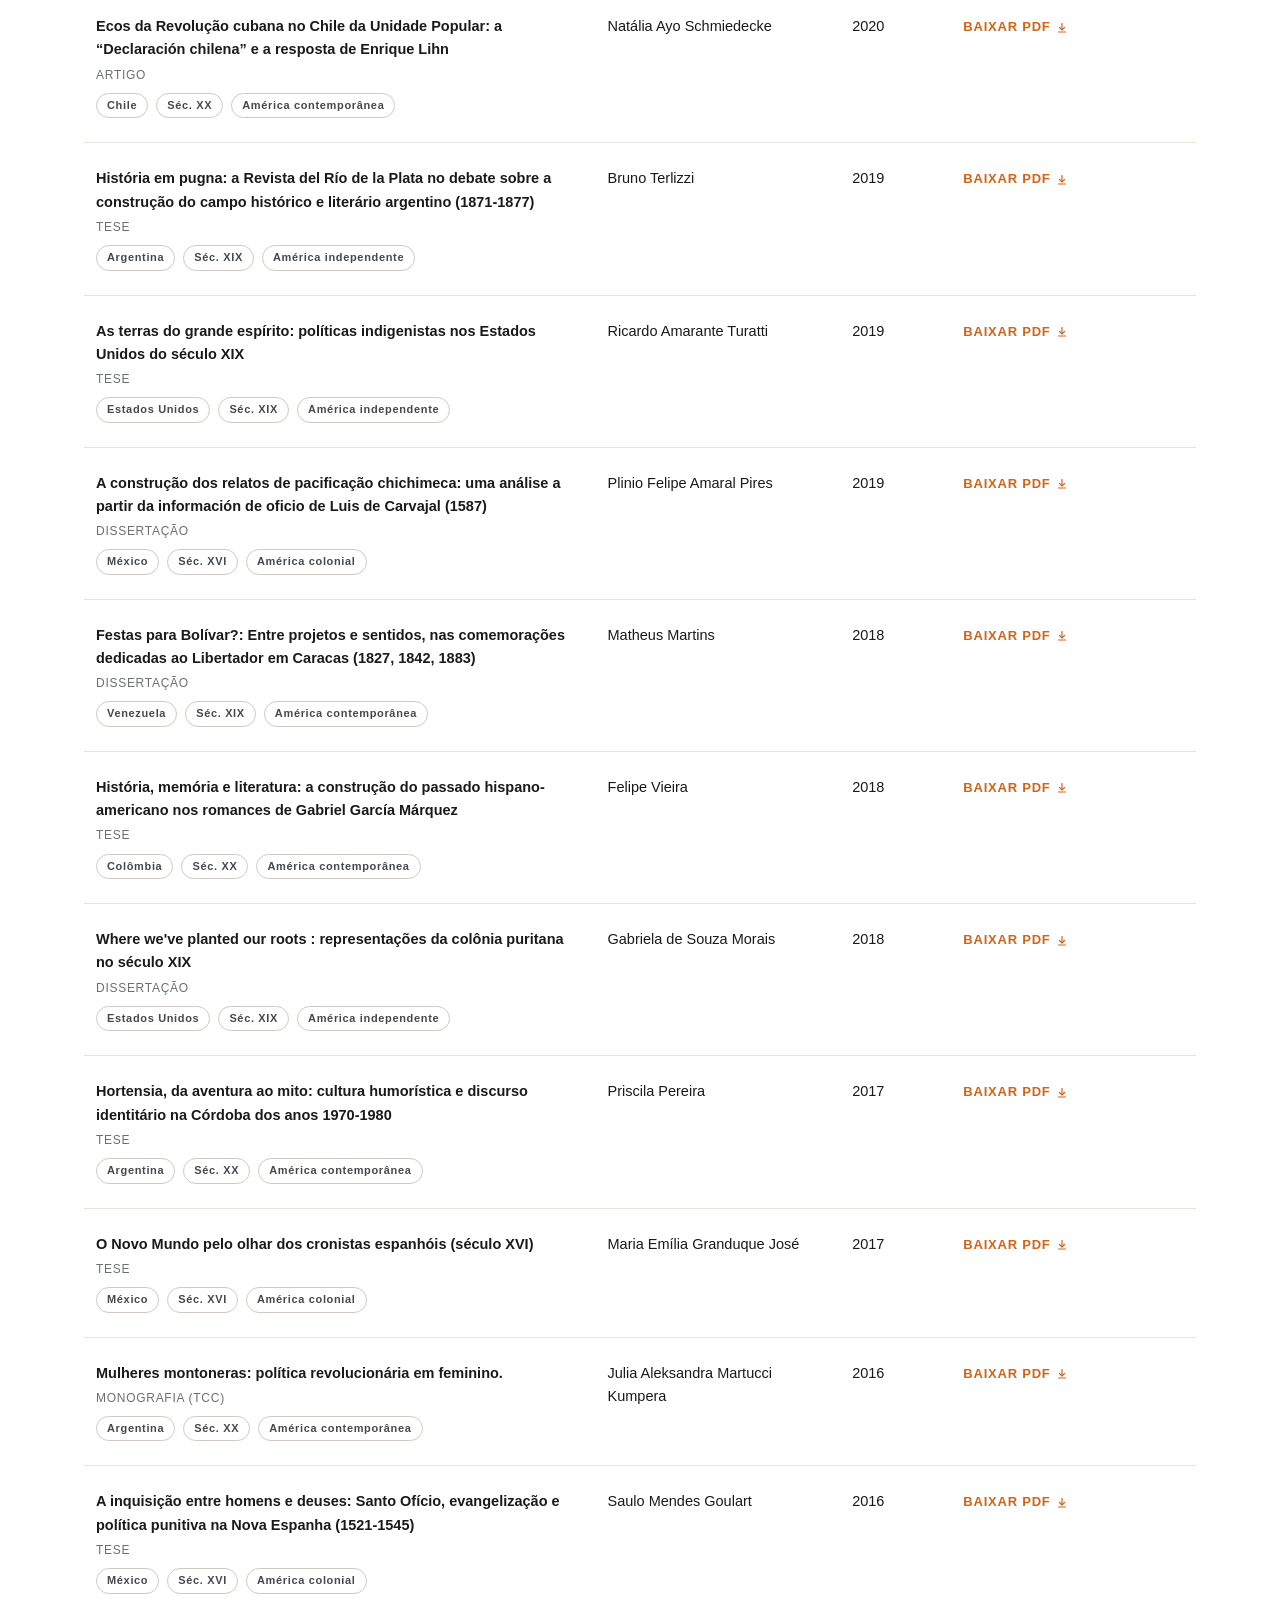
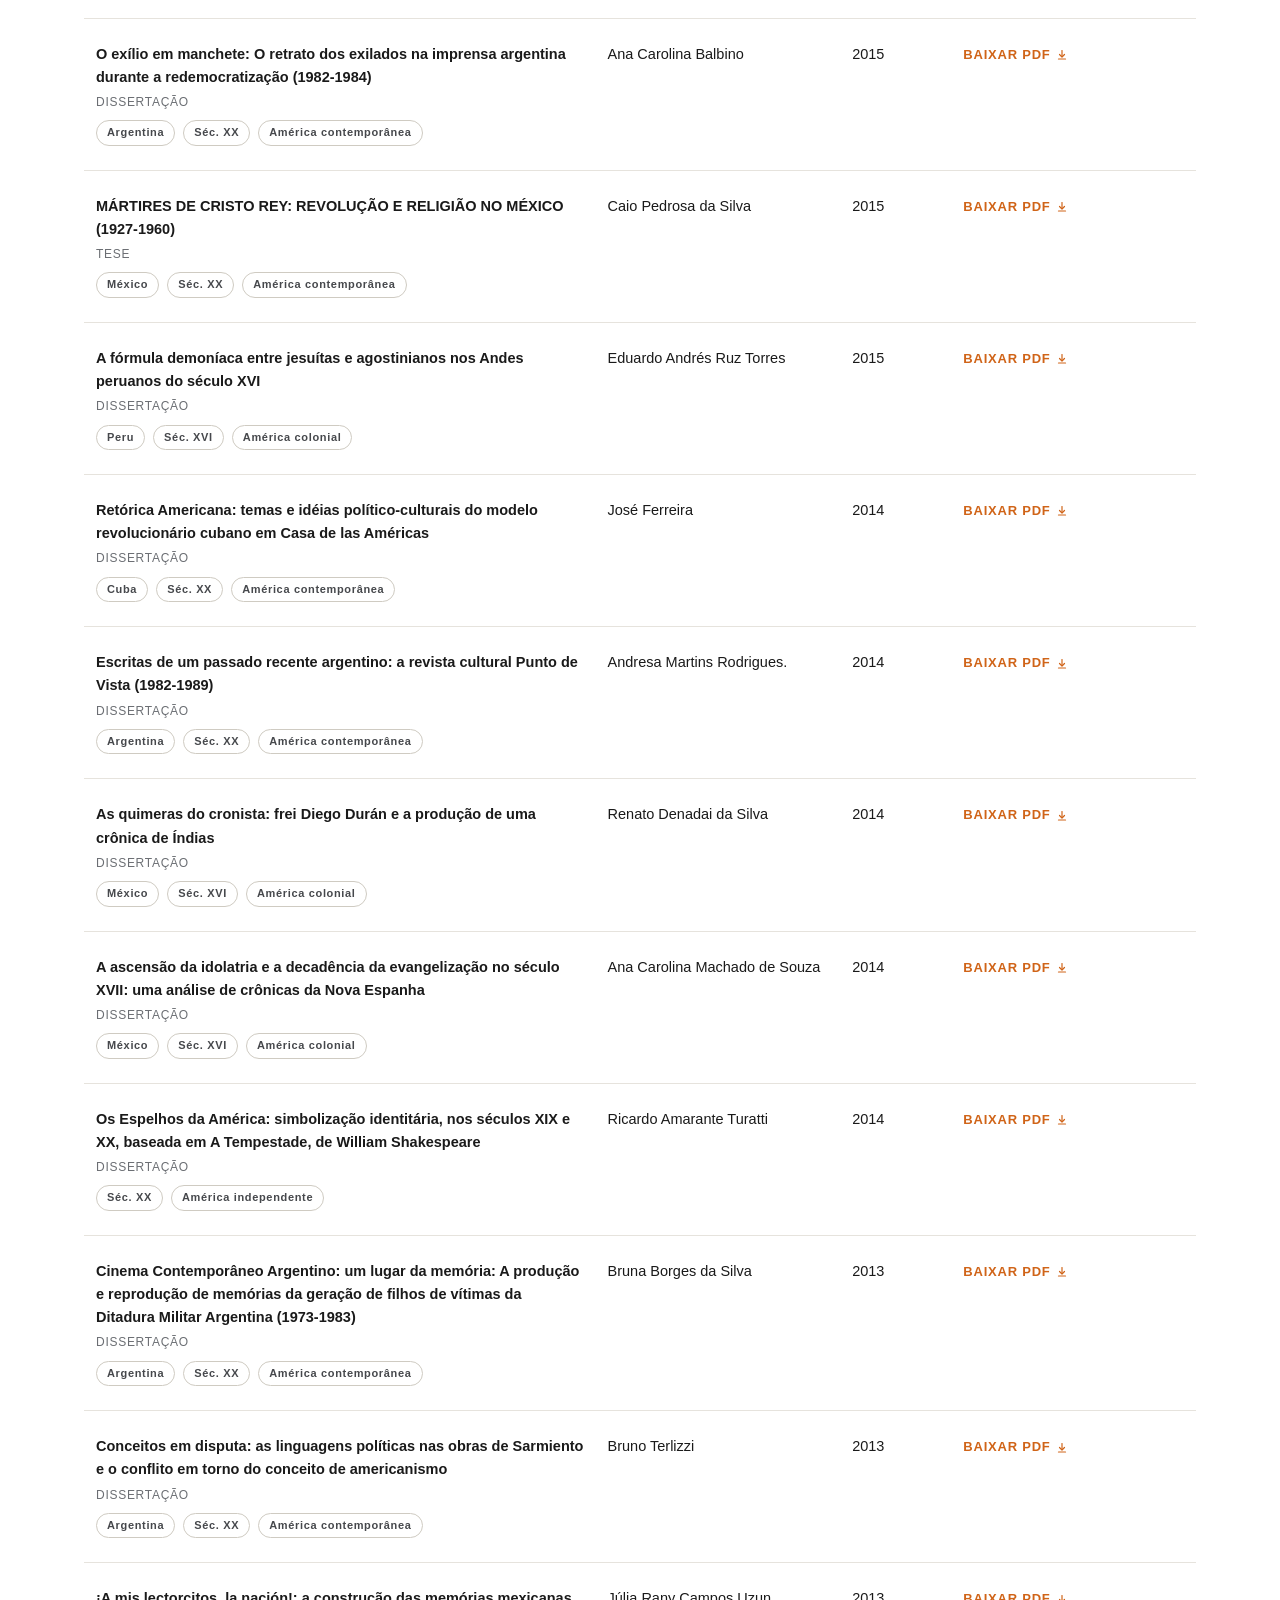
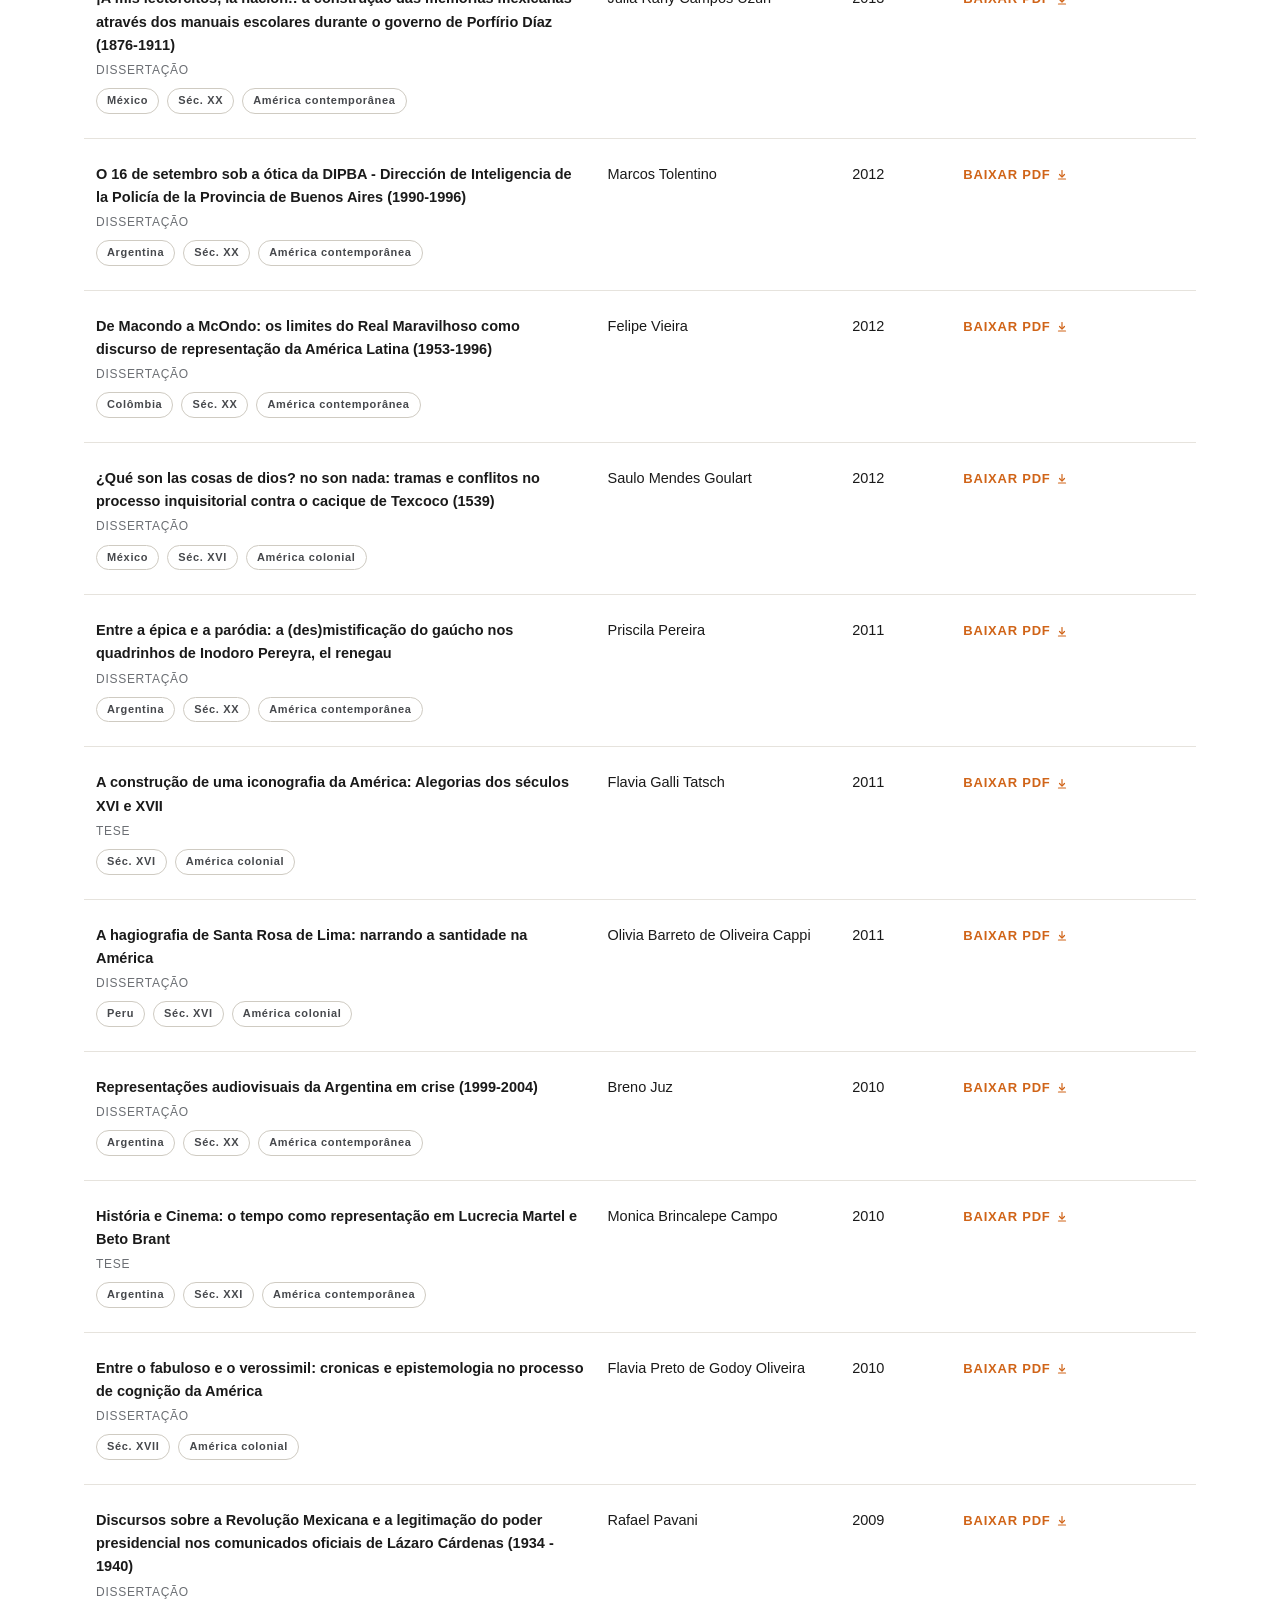
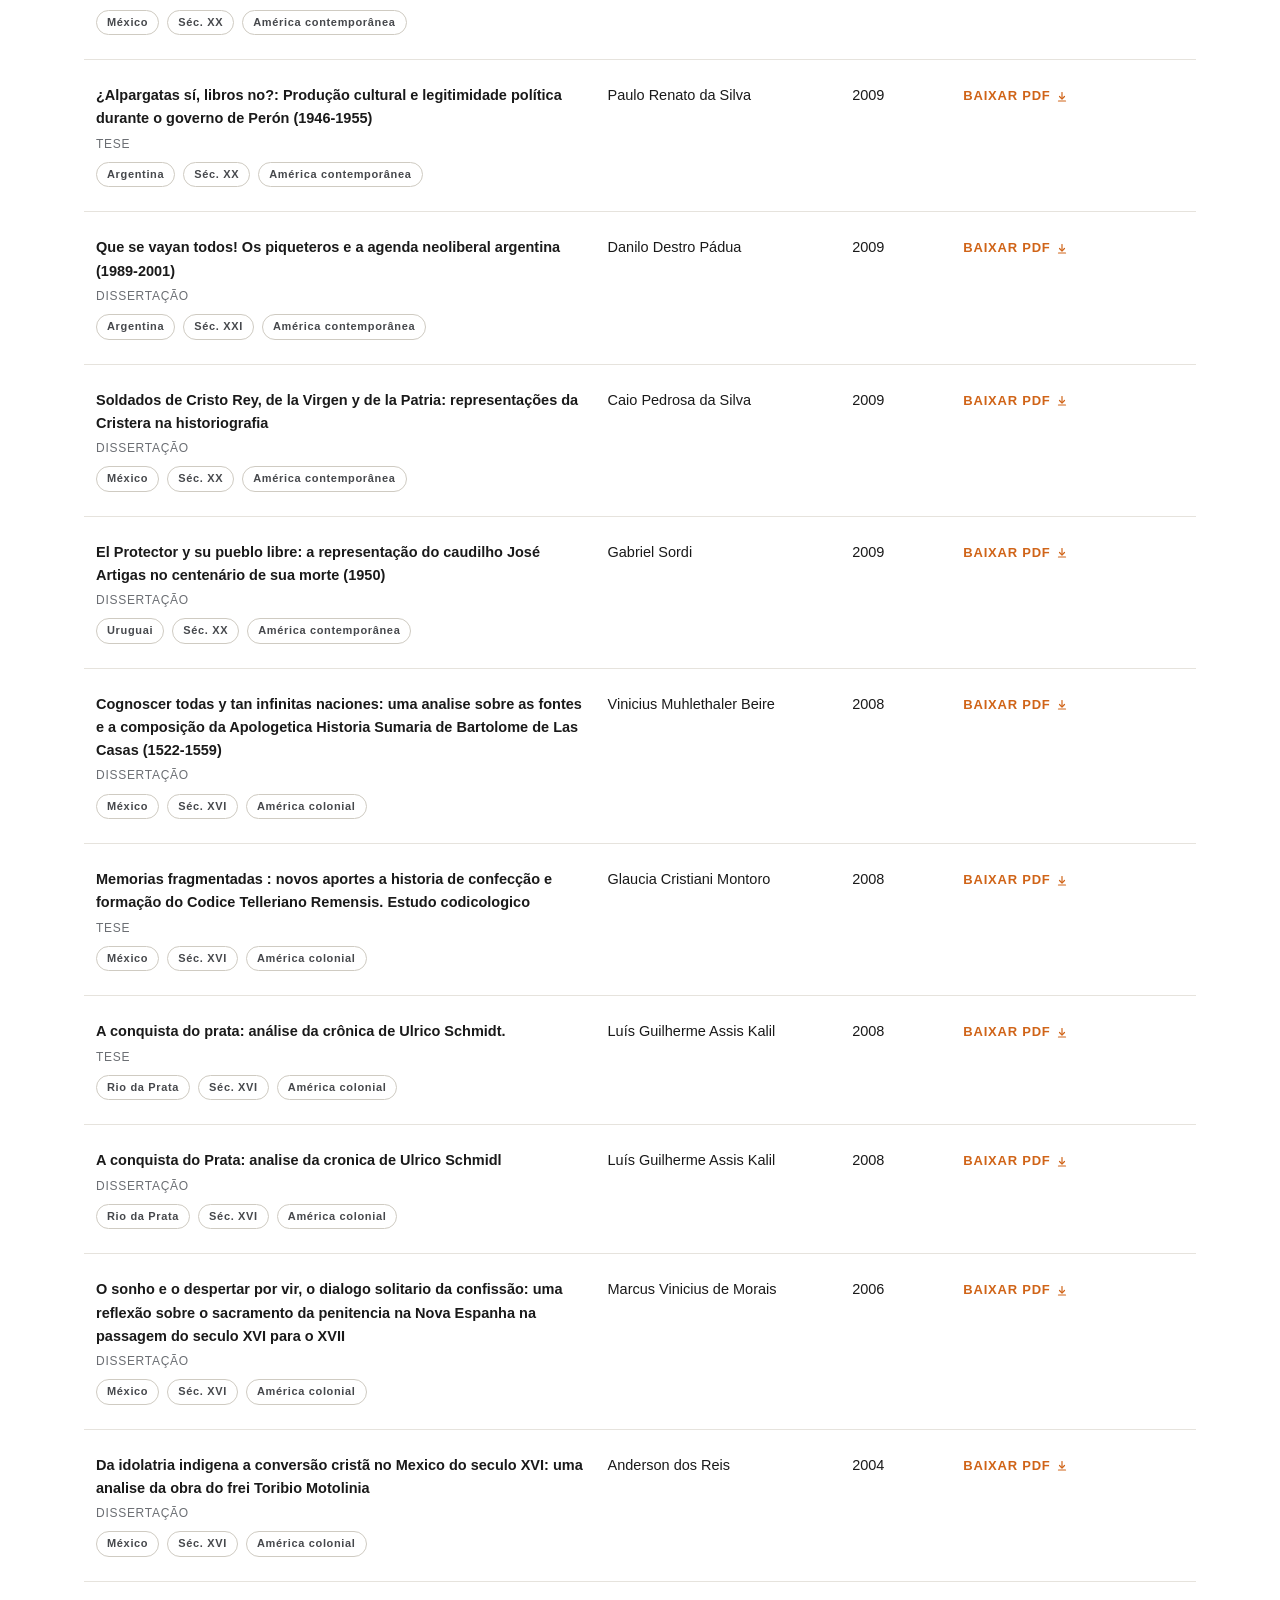
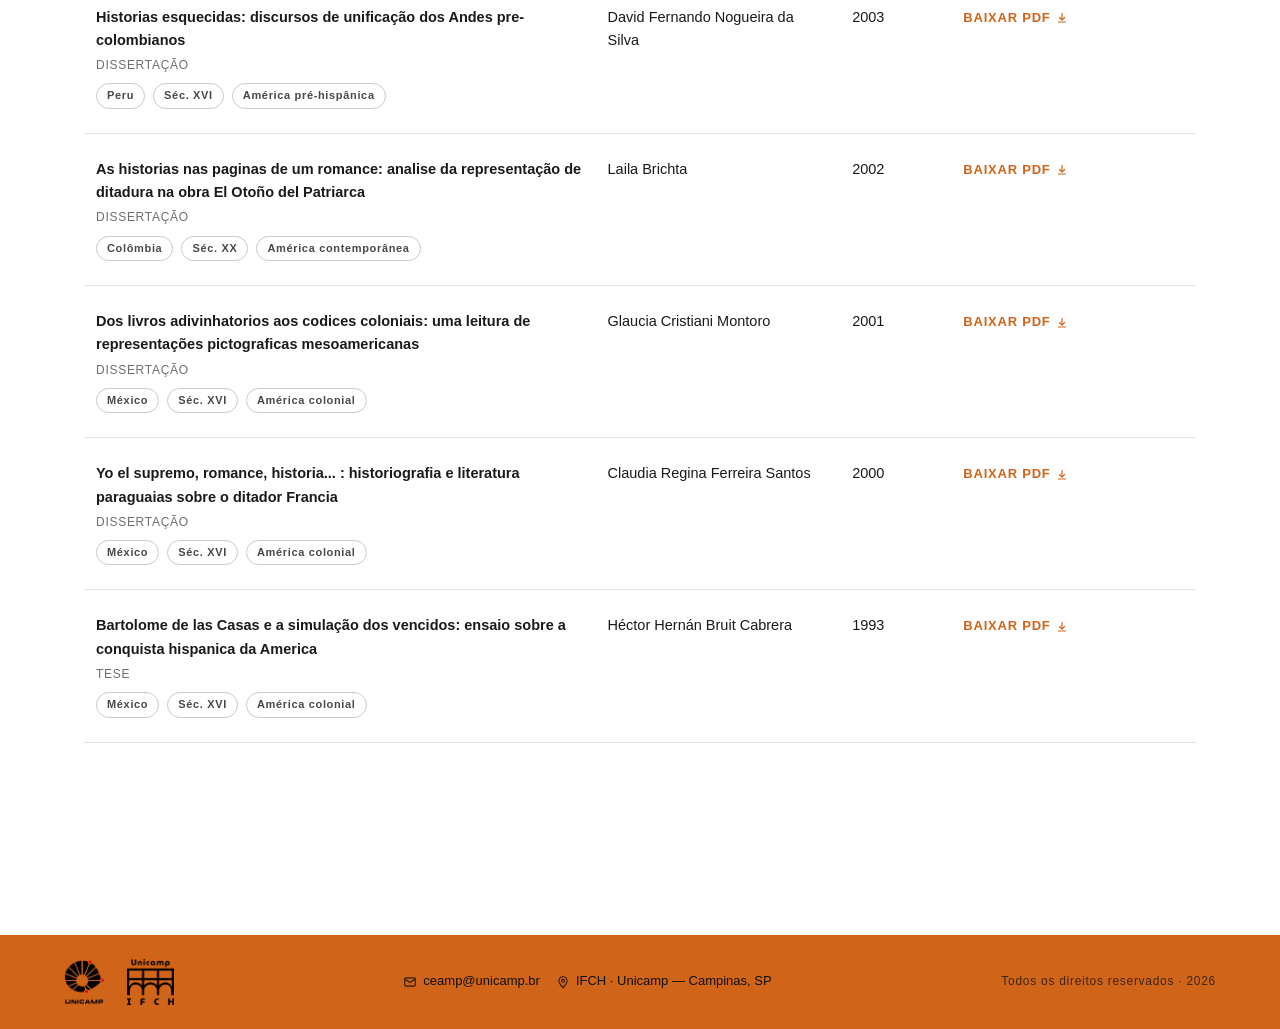
<file: repositorio.html>
<!DOCTYPE html>
<html lang="pt-BR">
<head>
  <meta charset="UTF-8" />
  <meta name="viewport" content="width=device-width, initial-scale=1.0" />
  <meta name="description" content="Repositório de teses, dissertações e compilações documentais produzidas pelo CEAMP." />
  <title>Repositório · CEAMP</title>
  <link rel="icon" href="favicon.ico" sizes="any" />
  <link rel="icon" type="image/png" sizes="32x32" href="img/favicon/favicon-32x32.png" />
  <link rel="icon" type="image/png" sizes="16x16" href="img/favicon/favicon-16x16.png" />
  <link rel="apple-touch-icon" sizes="180x180" href="img/favicon/apple-touch-icon.png" />
  <link rel="manifest" href="site.webmanifest" />
  <link rel="stylesheet" href="css/style.css" />
  <link rel="stylesheet" href="css/theme.css" />
</head>
<body class="page-repositorio">
  <header class="site-header">
    <a href="index.html" class="brand"><img src="img/logos/ceamp-black.png" alt="CEAMP" class="brand-logo" width="194" height="72" /></a>
    <button class="nav-toggle" aria-label="Abrir menu" aria-expanded="false">
      <span></span><span></span><span></span>
    </button>
    <nav class="nav">
      <a href="index.html">Início</a>
      <a href="historia.html">Nossa história</a>
      <div class="nav-item">
        <a href="pesquisadores.html">Pesquisadores</a>
        <div class="nav-dropdown">
          <div class="nav-dropdown-inner">
            <a href="pesquisadores.html">Pesquisadores</a>
            <a href="redes-parceiros.html">Redes e Parceiros</a>
            <a href="projetos-atuais.html">Projetos Atuais</a>
          </div>
        </div>
      </div>
      <a href="repositorio.html" class="active">Repositório</a>
      <a href="contato.html">Contato</a>
    </nav>
  </header>

  <main>
    <section class="page-hero">
      <div class="page-hero-inner">
        <p class="eyebrow">03 · Repositório</p>
        <h1>Nosso acervo de pesquisa em História da América</h1>
        <p class="subtitle">
          Toda a produção reunida pelo CEAMP em um só lugar. Busque por título,
          autor, ano — ou refine por região, século e período histórico.
        </p>
      </div>
    </section>

    <section class="section">
      <div class="repo-toolbar">
        <input
          type="search"
          class="search-input"
          id="search"
          placeholder="Buscar por título, autor, ano..."
          autocomplete="off"
        />

        <div class="filters">
          <div class="filter-group">
            <label for="filter-periodo">Período histórico</label>
            <select id="filter-periodo"></select>
          </div>
          <div class="filter-group">
            <label for="filter-seculo">Século</label>
            <select id="filter-seculo"></select>
          </div>
          <div class="filter-group">
            <label for="filter-tematica">Temática</label>
            <select id="filter-tematica"></select>
          </div>
          <div class="filter-group">
            <label for="filter-pais">Região</label>
            <select id="filter-pais"></select>
          </div>
          <div class="filter-group">
            <label for="filter-tipo">Tipo</label>
            <select id="filter-tipo"></select>
          </div>
          </div>
        </div>
      </div>

      <div class="repo-meta">
        <span id="repo-meta-count">Carregando…</span>
        <button class="clear-filters" id="clear-filters">Limpar filtros</button>
      </div>

      <table class="works-table">
        <thead>
          <tr>
            <th style="width: 46%;">Título</th>
            <th style="width: 22%;">Autor(a)</th>
            <th style="width: 10%;">Ano</th>
            <th style="width: 22%;"></th>
          </tr>
        </thead>
        <tbody id="works-tbody"></tbody>
      </table>
    </section>
  </main>

  <footer class="site-footer">
    <div class="footer-inner">
      <div class="footer-logos">
        <a href="https://www.unicamp.br/" target="_blank" rel="noopener" aria-label="Unicamp">
          <img src="img/logos/unicamp.png" alt="Unicamp" width="85" height="96" loading="lazy" />
        </a>
        <a href="https://www.ifch.unicamp.br/" target="_blank" rel="noopener" aria-label="IFCH">
          <img src="img/logos/ifch.png" alt="IFCH" width="98" height="96" loading="lazy" />
        </a>
      </div>
      <div class="footer-contact">
        <a href="mailto:ceamp@unicamp.br">
          <svg width="14" height="14" viewBox="0 0 24 24" fill="none" stroke="currentColor" stroke-width="2" stroke-linecap="round" stroke-linejoin="round" aria-hidden="true"><rect x="3" y="5" width="18" height="14" rx="2"/><path d="m3 7 9 6 9-6"/></svg>
          ceamp@unicamp.br
        </a>
        <address>
          <svg width="14" height="14" viewBox="0 0 24 24" fill="none" stroke="currentColor" stroke-width="2" stroke-linecap="round" stroke-linejoin="round" aria-hidden="true"><path d="M12 22s7-7.58 7-12a7 7 0 1 0-14 0c0 4.42 7 12 7 12Z"/><circle cx="12" cy="10" r="2.5"/></svg>
          IFCH · Unicamp — Campinas, SP
        </address>
      </div>
      <span class="footer-copyright">Todos os direitos reservados · <span id="year"></span></span>
    </div>
  </footer>

  <script src="js/main.js"></script>
  <script src="js/repositorio.js"></script>
</body>
</html>
</file>
<file: css/style.css>
/* =========================================================
   CEAMP — Centro de Estudos Americanos da Unicamp
   Design minimalista · Helvetica · preto/branco · laranja
   ========================================================= */

:root {
  /* ---- Cor ---- */
  --black: #0a0a0a;
  --ink: #1a1a1a;
  --ink-soft: #46484c;
  --ink-muted: #6b6e73;
  --line: #e6e3dd;
  --line-strong: #cfcbc2;
  --bg: #ffffff;
  --bg-soft: #f7f5f1;
  --bg-alt: #f1efe9;
  --accent: #d06418;       /* laranja-terra — cor principal da marca */
  --accent-hover: #a85013; /* vermelho-tijolo */
  --accent-soft: #fbe9db;

  /* ---- Espaçamento (escala de 4px) ---- */
  --space-1: 4px;
  --space-2: 8px;
  --space-3: 12px;
  --space-4: 16px;
  --space-5: 24px;
  --space-6: 32px;
  --space-7: 48px;
  --space-8: 64px;
  --space-9: 96px;

  --max: 1240px;
  --pad-x: clamp(20px, 5vw, 64px);
  --radius-sm: 4px;
  --radius-md: 10px;
  --shadow-sm: 0 2px 10px rgba(10, 10, 10, 0.06);
  --shadow-md: 0 20px 40px -16px rgba(10, 10, 10, 0.22);
  --transition: 0.25s ease;
  --transition-slow: 0.45s cubic-bezier(0.22, 0.61, 0.36, 1);
}

* {
  box-sizing: border-box;
  margin: 0;
  padding: 0;
}

html {
  scroll-behavior: smooth;
  -webkit-text-size-adjust: 100%;
}

@media (prefers-reduced-motion: reduce) {
  html { scroll-behavior: auto; }
  *, *::before, *::after {
    animation-duration: 0.01ms !important;
    animation-iteration-count: 1 !important;
    transition-duration: 0.01ms !important;
  }
}

body {
  font-family: 'Helvetica Neue', Helvetica, Arial, sans-serif;
  font-size: 16px;
  line-height: 1.6;
  color: var(--ink);
  background: var(--bg);
  -webkit-font-smoothing: antialiased;
  -moz-osx-font-smoothing: grayscale;
}

img { max-width: 100%; display: block; }
a { color: inherit; text-decoration: none; }

:focus-visible {
  outline: 2px solid var(--accent);
  outline-offset: 3px;
}

/* ---------- Header ---------- */
.site-header {
  position: fixed;
  top: 0;
  left: 0;
  right: 0;
  z-index: 100;
  padding: 22px var(--pad-x);
  display: flex;
  align-items: center;
  justify-content: space-between;
  transition: background var(--transition), backdrop-filter var(--transition),
              box-shadow var(--transition), color var(--transition), padding var(--transition);
  color: #fff;
}

.site-header.solid {
  background: rgba(255, 255, 255, 0.96);
  backdrop-filter: saturate(180%) blur(12px);
  -webkit-backdrop-filter: saturate(180%) blur(12px);
  color: var(--ink);
  box-shadow: 0 1px 0 var(--line);
  padding: 16px var(--pad-x);
}

.brand {
  display: inline-flex;
  align-items: center;
  transition: opacity var(--transition);
}

.brand:hover { opacity: 0.8; }

.brand-logo {
  display: block;
  height: 34px;
  width: auto;
}

.nav {
  display: flex;
  align-items: center;
  gap: 34px;
}

.nav a {
  font-size: 13px;
  letter-spacing: 0.12em;
  text-transform: uppercase;
  font-weight: 600;
  position: relative;
  padding: 6px 0;
  transition: color var(--transition);
}

.nav a::after {
  content: '';
  position: absolute;
  left: 0;
  bottom: 0;
  height: 2px;
  width: 0;
  background: currentColor;
  transition: width var(--transition-slow);
}

.nav a:hover::after,
.nav a.active::after {
  width: 100%;
}

.nav a.active {
  color: var(--accent);
}

.site-header.solid .nav a.active {
  color: var(--accent);
}

/* Item de nav com submenu (ex.: Pesquisadores > Redes e Parceiros) */
.nav-item {
  position: relative;
}

/* .nav-dropdown é a área "sensível" ao hover — inclui o vão acima do
   cartão como padding real (não um gap solto), pra não perder o hover
   no caminho até o submenu (bug reportado). O cartão visível fica em
   .nav-dropdown-inner, por dentro desse padding. */
.nav-dropdown {
  position: absolute;
  top: 100%;
  left: 0;
  padding-top: 20px;
  min-width: 220px;
  opacity: 0;
  visibility: hidden;
  transition: opacity var(--transition), visibility var(--transition);
}

.nav-dropdown-inner {
  background: var(--bg);
  border: 1px solid var(--line);
  border-radius: var(--radius-md);
  box-shadow: var(--shadow-md);
  padding: 8px;
  transform: translateY(-8px);
  transition: transform var(--transition);
}

.nav-item:hover .nav-dropdown,
.nav-item:focus-within .nav-dropdown {
  opacity: 1;
  visibility: visible;
}

.nav-item:hover .nav-dropdown-inner,
.nav-item:focus-within .nav-dropdown-inner {
  transform: translateY(0);
}

.nav-dropdown a {
  display: block;
  padding: 11px 14px;
  font-size: 13.5px;
  letter-spacing: normal;
  text-transform: none;
  font-weight: 500;
  color: var(--ink);
  border-radius: var(--radius-sm);
}

.nav-dropdown a::after { content: none; }

.nav-dropdown a:hover,
.nav-dropdown a.active {
  background: var(--bg-soft);
  color: var(--accent);
}

/* Mobile nav toggle */
.nav-toggle {
  display: none;
  background: none;
  border: none;
  color: inherit;
  cursor: pointer;
  padding: 8px;
}

.nav-toggle span {
  display: block;
  width: 24px;
  height: 2px;
  background: currentColor;
  margin: 5px 0;
  transition: transform var(--transition), opacity var(--transition);
}

/* ---------- Hero (home) ---------- */
.hero {
  position: relative;
  height: 100vh;
  min-height: 620px;
  color: #fff;
  overflow: hidden;
  display: flex;
  align-items: center;
  justify-content: center;
  text-align: center;
}

/* ---------- Page hero (sub-pages) ---------- */
.page-hero {
  padding: 168px var(--pad-x) 64px;
  border-bottom: 1px solid var(--line);
  background: var(--bg);
}

.page-hero-inner {
  max-width: var(--max);
  margin: 0 auto;
  animation: fade-up 0.6s var(--transition-slow) both;
}

.page-hero .eyebrow {
  font-size: 12px;
  letter-spacing: 0.32em;
  text-transform: uppercase;
  color: var(--accent);
  font-weight: 700;
  margin-bottom: var(--space-4);
}

.page-hero h1 {
  font-weight: 700;
  font-size: clamp(36px, 5.5vw, 68px);
  line-height: 1.05;
  letter-spacing: -0.02em;
  max-width: 900px;
}

.page-hero .subtitle {
  color: var(--ink-soft);
  font-size: 18px;
  line-height: 1.6;
  margin-top: var(--space-4);
  max-width: 680px;
}

@keyframes fade-up {
  from { opacity: 0; transform: translateY(14px); }
  to { opacity: 1; transform: translateY(0); }
}

/* ---------- Sections ---------- */
main { min-height: 60vh; }

.section {
  padding: var(--space-9) var(--pad-x);
  max-width: var(--max);
  margin: 0 auto;
}

.section-title {
  font-size: 12px;
  letter-spacing: 0.3em;
  text-transform: uppercase;
  color: var(--accent);
  font-weight: 700;
  margin-bottom: var(--space-4);
}

h2 {
  font-weight: 700;
  font-size: clamp(28px, 3.5vw, 44px);
  line-height: 1.1;
  letter-spacing: -0.015em;
  margin-bottom: var(--space-5);
}

h3 {
  font-weight: 700;
  font-size: 20px;
  line-height: 1.3;
  letter-spacing: -0.01em;
}

p { margin-bottom: var(--space-4); color: var(--ink); }
p.lead { font-size: 19px; color: var(--ink); }

/* ---------- História (page 2) ---------- */
.historia-grid {
  display: grid;
  grid-template-columns: 1fr auto;
  gap: var(--space-8);
  align-items: start;
}

.historia-text p { font-size: 17px; }

/* Coluna de fotos ao lado do texto (desktop) — formato paisagem
   (4:3), com corte (object-fit: cover). As fotos originais são
   retrato, então cortam um pouco de cima/baixo pra caber no box. */
.historia-images {
  display: grid;
  grid-template-columns: 1fr;
  gap: var(--space-4);
  align-content: start;
  width: 280px;
}

.historia-images figure {
  position: relative;
}

.historia-images img {
  width: 100%;
  aspect-ratio: 4 / 3;
  object-fit: cover;
  background: var(--bg-soft);
  border-radius: var(--radius-md);
  transition: transform var(--transition-slow);
}

.historia-images figure:hover img { transform: scale(1.015); }

.historia-images figcaption {
  font-size: 12px;
  color: var(--ink-muted);
  margin-top: var(--space-2);
  letter-spacing: 0.02em;
}

/* Fotos intercaladas no texto — só aparecem no mobile (ver
   responsivo). No desktop o texto usa a coluna de fotos ao lado
   (.historia-images) e essas ficam escondidas. */
.historia-inline-photo {
  display: none;
}

.timeline {
  margin-top: var(--space-9);
  border-top: 1px solid var(--line);
  padding-top: var(--space-7);
}

.timeline-list {
  display: grid;
  grid-template-columns: repeat(auto-fit, minmax(220px, 1fr));
  gap: var(--space-6);
}

.timeline-item .year {
  font-size: 32px;
  font-weight: 700;
  color: var(--accent);
  letter-spacing: -0.02em;
}

.timeline-item p {
  font-size: 15px;
  color: var(--ink-soft);
  margin-top: var(--space-2);
}

/* ---------- Pesquisadores ---------- */
.people-block {
  margin-bottom: var(--space-9);
}

.people-block:last-child { margin-bottom: 0; }

.people-header {
  margin-bottom: var(--space-6);
  display: flex;
  align-items: baseline;
  justify-content: space-between;
  flex-wrap: wrap;
  gap: var(--space-3);
  border-bottom: 1px solid var(--line);
  padding-bottom: var(--space-5);
}

.people-header h2 { margin: 0; }
.people-header .count {
  font-size: 13px;
  color: var(--ink-muted);
  letter-spacing: 0.06em;
}

.people-header-right {
  display: flex;
  align-items: center;
  gap: var(--space-5);
}

.btn-small {
  font-size: 11.5px;
  letter-spacing: 0.1em;
  text-transform: uppercase;
  font-weight: 700;
  color: var(--accent);
  border: 1px solid var(--line-strong);
  border-radius: var(--radius-sm);
  padding: 9px 16px;
  display: inline-flex;
  align-items: center;
  gap: 6px;
  white-space: nowrap;
  transition: border-color var(--transition), color var(--transition), background var(--transition);
}

.btn-small:hover {
  border-color: var(--accent);
  background: var(--accent-soft);
  color: var(--accent-hover);
}

.people-grid {
  display: grid;
  grid-template-columns: repeat(4, 1fr);
  gap: var(--space-7) var(--space-6);
}

.people-grid.coord {
  grid-template-columns: repeat(3, 1fr);
  gap: var(--space-7);
  max-width: 900px;
}

.person {
  text-align: left;
  cursor: pointer;
  transition: transform var(--transition-slow);
}

.person:focus-visible { outline-offset: 6px; }

.person-photo {
  width: 100%;
  aspect-ratio: 1 / 1;
  background: var(--bg-soft);
  overflow: hidden;
  margin-bottom: var(--space-4);
  border: 1px solid var(--line);
  border-radius: var(--radius-md);
  transition: border-color var(--transition), box-shadow var(--transition);
}

.person-photo img {
  width: 100%;
  height: 100%;
  object-fit: cover;
  transition: transform var(--transition-slow);
}

.person:hover { transform: translateY(-3px); }
.person:hover .person-photo { border-color: var(--accent); box-shadow: var(--shadow-sm); }
.person:hover .person-photo img { transform: scale(1.04); }

.person-name {
  font-size: 15.5px;
  font-weight: 700;
  line-height: 1.3;
  margin-bottom: var(--space-2);
}

.person-role {
  font-size: 12px;
  color: var(--ink-muted);
  letter-spacing: 0.08em;
  text-transform: uppercase;
  margin-bottom: var(--space-2);
}

.person-lattes {
  font-size: 13px;
  color: var(--accent);
  letter-spacing: 0.03em;
  border-bottom: 1px solid transparent;
  transition: border-color var(--transition), color var(--transition);
  display: inline-flex;
  align-items: center;
  gap: 4px;
}

.person-lattes:hover {
  color: var(--accent-hover);
  border-color: var(--accent-hover);
}

.person-university {
  font-size: 12.5px;
  color: var(--ink-soft);
  line-height: 1.35;
  margin-bottom: var(--space-2);
}

.person-no-photo {
  position: relative;
  overflow: hidden;
  cursor: default;
  background: var(--bg);
  border: 1px solid var(--line);
  border-radius: var(--radius-md);
  padding: var(--space-5) var(--space-4) var(--space-4);
  transition: box-shadow var(--transition);
}

.person-no-photo::before {
  content: '';
  position: absolute;
  top: 0;
  left: 0;
  right: 0;
  height: 4px;
  background: var(--accent);
}

.person-no-photo:hover {
  transform: none;
  box-shadow: var(--shadow-sm);
}

.person-no-photo .person-name { margin-bottom: var(--space-1); }
.person-no-photo .person-university { margin-bottom: var(--space-3); }

.icon-external {
  flex: none;
  opacity: 0.85;
}

/* ---------- Pop-up de perfil (Pesquisadores) ---------- */
body.modal-open { overflow: hidden; }

.person-modal[hidden] { display: none; }

.person-modal {
  position: fixed;
  inset: 0;
  z-index: 200;
  display: flex;
  align-items: center;
  justify-content: center;
  padding: var(--space-5);
}

.person-modal-overlay {
  position: absolute;
  inset: 0;
  background: rgba(10, 10, 10, 0.6);
  animation: fade-up 0.2s ease both;
}

.person-modal-panel {
  position: relative;
  z-index: 1;
  width: 100%;
  max-width: 560px;
  max-height: 88vh;
  overflow-y: auto;
  background: var(--bg);
  border-radius: var(--radius-md);
  box-shadow: var(--shadow-md);
  padding: var(--space-6);
  animation: modal-in 0.25s var(--transition-slow) both;
}

@keyframes modal-in {
  from { opacity: 0; transform: translateY(12px) scale(0.98); }
  to { opacity: 1; transform: translateY(0) scale(1); }
}

.person-modal-close {
  position: absolute;
  top: var(--space-4);
  right: var(--space-4);
  background: var(--bg-soft);
  border: 1px solid var(--line);
  border-radius: 999px;
  width: 34px;
  height: 34px;
  display: flex;
  align-items: center;
  justify-content: center;
  color: var(--ink);
  cursor: pointer;
  transition: background var(--transition), border-color var(--transition);
}

.person-modal-close:hover { background: var(--accent-soft); border-color: var(--accent); }

.person-modal-photo {
  width: 96px;
  height: 96px;
  border-radius: var(--radius-md);
  overflow: hidden;
  background: var(--bg-soft);
  border: 1px solid var(--line);
  margin-bottom: var(--space-4);
}

.person-modal-photo img {
  width: 100%;
  height: 100%;
  object-fit: cover;
}

.person-modal-role {
  font-size: 12px;
  color: var(--ink-muted);
  letter-spacing: 0.08em;
  text-transform: uppercase;
  margin-bottom: var(--space-2);
}

.person-modal-name {
  font-size: 22px;
  margin-bottom: var(--space-3);
}

.person-modal-body .person-lattes { margin-bottom: var(--space-5); }

.person-modal-bio {
  font-size: 15px;
  color: var(--ink-soft);
  line-height: 1.6;
  margin-bottom: var(--space-6);
  white-space: pre-line;
}

.person-modal-works {
  border-top: 1px solid var(--line);
  padding-top: var(--space-5);
}

.person-modal-works-title {
  font-size: 11px;
  letter-spacing: 0.16em;
  text-transform: uppercase;
  font-weight: 700;
  color: var(--ink-muted);
  margin-bottom: var(--space-4);
}

.person-modal-works-list {
  list-style: none;
  display: flex;
  flex-direction: column;
  gap: var(--space-4);
}

.person-modal-works-list li { font-size: 14px; }

.person-modal-works-list a {
  color: var(--ink);
  font-weight: 600;
  border-bottom: 1px solid var(--line-strong);
  transition: color var(--transition), border-color var(--transition);
}

.person-modal-works-list a:hover { color: var(--accent); border-color: var(--accent); }

.person-modal-work-meta {
  display: block;
  font-size: 12px;
  color: var(--ink-muted);
  margin-top: 2px;
  letter-spacing: 0.04em;
}

.person-modal-project {
  border-top: 1px solid var(--line);
  padding-top: var(--space-5);
  margin-bottom: var(--space-5);
}

.person-modal-project-title {
  font-size: 11px;
  letter-spacing: 0.16em;
  text-transform: uppercase;
  font-weight: 700;
  color: var(--ink-muted);
  margin-bottom: var(--space-3);
}

.person-modal-project-link {
  font-size: 14px;
  font-weight: 600;
  color: var(--ink);
  border-bottom: 1px solid var(--line-strong);
  transition: color var(--transition), border-color var(--transition);
}

.person-modal-project-link:hover { color: var(--accent); border-color: var(--accent); }

@media (max-width: 480px) {
  .person-modal-panel { padding: var(--space-5); }
}

/* ---------- Redes e Parceiros ---------- */
.networks-list {
  display: flex;
  flex-direction: column;
  gap: var(--space-5);
}

.network-card {
  display: flex;
  gap: var(--space-6);
  align-items: flex-start;
  padding: var(--space-6);
  border: 1px solid var(--line);
  border-radius: var(--radius-md);
  transition: border-color var(--transition), box-shadow var(--transition), transform var(--transition-slow);
}

.network-card:hover {
  border-color: var(--accent);
  box-shadow: var(--shadow-sm);
  transform: translateY(-2px);
}

.network-logo {
  flex: 0 0 88px;
  width: 88px;
  height: 88px;
  background: var(--bg-soft);
  border: 1px solid var(--line);
  border-radius: var(--radius-sm);
  overflow: hidden;
}

.network-logo img {
  width: 100%;
  height: 100%;
  object-fit: contain;
  padding: 10px;
}

.network-content { flex: 1; min-width: 0; }

.network-name {
  font-size: 17.5px;
  font-weight: 700;
  line-height: 1.3;
  margin-bottom: var(--space-2);
}

.network-description {
  font-size: 14.5px;
  color: var(--ink-soft);
  margin-bottom: var(--space-3);
}

.network-link {
  font-size: 13px;
  color: var(--accent);
  letter-spacing: 0.03em;
  border-bottom: 1px solid transparent;
  transition: border-color var(--transition), color var(--transition);
  display: inline-flex;
  align-items: center;
  gap: 4px;
}

.network-link:hover {
  color: var(--accent-hover);
  border-color: var(--accent-hover);
}

/* ---------- Projetos Atuais ---------- */
.projects-list {
  display: flex;
  flex-direction: column;
  gap: var(--space-7);
}

.project-card {
  border: 1px solid var(--line);
  border-radius: var(--radius-md);
  padding: var(--space-6);
  scroll-margin-top: 100px;
  transition: border-color var(--transition), box-shadow var(--transition);
}

.project-card:target {
  border-color: var(--accent);
  box-shadow: var(--shadow-sm);
}

.project-card.is-placeholder { border-style: dashed; }
.project-card.is-placeholder .project-description { font-style: italic; }

.project-card-header {
  display: flex;
  align-items: baseline;
  justify-content: space-between;
  flex-wrap: wrap;
  gap: var(--space-3);
  margin-bottom: var(--space-3);
}

.project-coordenador {
  font-size: 12px;
  letter-spacing: 0.08em;
  text-transform: uppercase;
  color: var(--ink-muted);
  font-weight: 700;
}

.project-periodo {
  font-size: 12px;
  color: var(--ink-muted);
}

.project-title {
  font-size: 19px;
  font-weight: 700;
  line-height: 1.35;
  margin-bottom: var(--space-4);
}

.project-description {
  font-size: 15px;
  color: var(--ink-soft);
  line-height: 1.7;
  white-space: pre-line;
  margin-bottom: var(--space-4);
}

.project-funder {
  font-size: 13px;
  color: var(--ink-muted);
  border-top: 1px solid var(--line);
  padding-top: var(--space-4);
}

.project-funder strong { color: var(--ink-soft); font-weight: 700; }

/* ---------- Repositório ---------- */
.repo-toolbar {
  display: grid;
  grid-template-columns: 1fr;
  gap: var(--space-4);
  margin-bottom: var(--space-6);
  padding-bottom: var(--space-6);
  border-bottom: 1px solid var(--line);
}

.search-input {
  width: 100%;
  border: none;
  border-bottom: 2px solid var(--ink);
  background: transparent;
  padding: 14px 0 14px 32px;
  font-family: inherit;
  font-size: 20px;
  color: var(--ink);
  outline: none;
  background-image: url("data:image/svg+xml;utf8,<svg xmlns='http://www.w3.org/2000/svg' width='20' height='20' viewBox='0 0 24 24' fill='none' stroke='%230a0a0a' stroke-width='2' stroke-linecap='round' stroke-linejoin='round'><circle cx='11' cy='11' r='8'/><path d='m21 21-4.35-4.35'/></svg>");
  background-repeat: no-repeat;
  background-position: 0 center;
  background-size: 18px;
  transition: border-color var(--transition);
}

.search-input:focus { border-color: var(--accent); }

.filters {
  display: grid;
  grid-template-columns: repeat(auto-fit, minmax(200px, 1fr));
  gap: var(--space-4);
}

.filter-group label {
  display: block;
  font-size: 11px;
  letter-spacing: 0.14em;
  text-transform: uppercase;
  color: var(--ink-muted);
  margin-bottom: var(--space-2);
  font-weight: 700;
}

.filter-group select {
  width: 100%;
  border: 1px solid var(--line-strong);
  border-radius: var(--radius-sm);
  background: #fff;
  padding: 10px 34px 10px 14px;
  font-family: inherit;
  font-size: 14px;
  color: var(--ink);
  outline: none;
  appearance: none;
  cursor: pointer;
  background-image: url("data:image/svg+xml;utf8,<svg xmlns='http://www.w3.org/2000/svg' width='12' height='12' viewBox='0 0 24 24' fill='none' stroke='%234a4a4a' stroke-width='2' stroke-linecap='round' stroke-linejoin='round'><polyline points='6 9 12 15 18 9'/></svg>");
  background-repeat: no-repeat;
  background-position: right 12px center;
  transition: border-color var(--transition);
}

.filter-group select:hover,
.filter-group select:focus { border-color: var(--accent); }

.repo-meta {
  display: flex;
  align-items: center;
  justify-content: space-between;
  margin-bottom: var(--space-4);
  font-size: 13px;
  color: var(--ink-muted);
  letter-spacing: 0.04em;
}

.clear-filters {
  background: none;
  border: none;
  color: var(--accent);
  cursor: pointer;
  font-family: inherit;
  font-size: 13px;
  letter-spacing: 0.06em;
  padding: 4px 0;
  border-bottom: 1px solid transparent;
  transition: border-color var(--transition);
}

.clear-filters:hover { border-color: var(--accent); }

.works-table {
  width: 100%;
  border-collapse: collapse;
  border-top: 1px solid var(--ink);
}

.works-table thead th {
  text-align: left;
  padding: var(--space-4) var(--space-3);
  font-size: 11px;
  letter-spacing: 0.16em;
  text-transform: uppercase;
  color: var(--ink);
  font-weight: 700;
  border-bottom: 1px solid var(--ink);
}

.works-table tbody tr {
  border-bottom: 1px solid var(--line);
  transition: background var(--transition);
}

.works-table tbody tr:hover { background: var(--bg-soft); }

.works-table td {
  padding: var(--space-5) var(--space-3);
  vertical-align: top;
  font-size: 14.5px;
}

.works-table td.work-title { font-weight: 700; max-width: 460px; }
.works-table td.work-title small {
  display: block;
  font-weight: 400;
  color: var(--ink-muted);
  margin-top: var(--space-1);
  font-size: 12px;
  letter-spacing: 0.06em;
  text-transform: uppercase;
}

.tags {
  display: flex;
  flex-wrap: wrap;
  gap: var(--space-2);
  margin-top: var(--space-2);
}

.tag {
  font-size: 11px;
  color: var(--ink-soft);
  letter-spacing: 0.06em;
  padding: 3px 10px;
  border: 1px solid var(--line-strong);
  border-radius: 999px;
}

.work-download {
  color: var(--accent);
  font-size: 13px;
  letter-spacing: 0.06em;
  text-transform: uppercase;
  font-weight: 700;
  white-space: nowrap;
  border-bottom: 1px solid transparent;
  transition: border-color var(--transition), color var(--transition);
  display: inline-flex;
  align-items: center;
  gap: 5px;
}

.work-download:hover {
  color: var(--accent-hover);
  border-color: var(--accent-hover);
}

.no-results {
  padding: var(--space-8) var(--space-5);
  text-align: center;
  color: var(--ink-muted);
  font-size: 15px;
}

/* ---------- Contato ---------- */
.contact-grid {
  display: grid;
  grid-template-columns: 1fr 1.4fr;
  gap: var(--space-8);
  align-items: start;
}

.contact-info h3 {
  display: flex;
  align-items: center;
  gap: var(--space-2);
  margin-bottom: var(--space-3);
  font-size: 15px;
  letter-spacing: 0.04em;
  text-transform: uppercase;
  color: var(--ink-muted);
}

.contact-info h3 svg { color: var(--accent); flex: none; }
.contact-info p { font-size: 16px; color: var(--ink); margin-bottom: var(--space-5); line-height: 1.6; }
.contact-info p a { color: var(--accent); transition: color var(--transition); }
.contact-info p a:hover { color: var(--accent-hover); }
.contact-info .info-block { margin-bottom: var(--space-6); }

.contact-form {
  display: grid;
  gap: var(--space-5);
  background: var(--bg-soft);
  border: 1px solid var(--line);
  border-radius: var(--radius-md);
  padding: var(--space-6);
}

.field { display: grid; gap: var(--space-2); }
.field label {
  font-size: 11px;
  letter-spacing: 0.16em;
  text-transform: uppercase;
  color: var(--ink-muted);
  font-weight: 700;
}

.field input,
.field textarea {
  border: none;
  border-bottom: 1px solid var(--line-strong);
  background: transparent;
  padding: 10px 0;
  font-family: inherit;
  font-size: 16px;
  color: var(--ink);
  outline: none;
  transition: border-color var(--transition);
  resize: vertical;
}

.field input:focus,
.field textarea:focus { border-bottom-color: var(--accent); }
.field textarea { min-height: 140px; }

.btn {
  display: inline-flex;
  align-items: center;
  gap: 12px;
  background: var(--ink);
  color: #fff;
  border: none;
  border-radius: var(--radius-sm);
  padding: 16px 32px;
  font-family: inherit;
  font-size: 13px;
  letter-spacing: 0.16em;
  text-transform: uppercase;
  font-weight: 700;
  cursor: pointer;
  justify-self: start;
  transition: background var(--transition), transform var(--transition), box-shadow var(--transition);
}

.btn:hover {
  background: var(--accent);
  transform: translateY(-2px);
  box-shadow: var(--shadow-sm);
}

.form-status {
  font-size: 14px;
  padding: var(--space-3) 0;
  min-height: 24px;
}

.form-status.success { color: var(--accent); }
.form-status.error { color: #c22020; }

/* ---------- Footer ---------- */
.site-footer {
  border-top: 1px solid var(--line);
  padding: 40px var(--pad-x);
  margin-top: var(--space-9);
  background: var(--bg);
}

.footer-inner {
  max-width: var(--max);
  margin: 0 auto;
  display: flex;
  flex-wrap: wrap;
  align-items: center;
  justify-content: space-between;
  gap: 14px 32px;
}

.footer-logos {
  display: flex;
  align-items: center;
  gap: 22px;
}

.footer-logos img {
  height: 46px;
  width: auto;
  display: block;
  transition: opacity var(--transition);
}

.footer-logos a:hover img { opacity: 0.75; }

.footer-contact {
  display: flex;
  flex-wrap: wrap;
  align-items: center;
  gap: 6px 16px;
  font-size: 13px;
}

.footer-contact a,
.footer-contact address {
  display: inline-flex;
  align-items: center;
  gap: 6px;
  font-style: normal;
}

.footer-contact svg { flex: none; opacity: 0.85; }
.footer-contact a { transition: opacity var(--transition); }
.footer-contact a:hover { opacity: 0.7; text-decoration: underline; }

.footer-copyright {
  font-size: 12px;
  letter-spacing: 0.06em;
  opacity: 0.75;
  white-space: nowrap;
}

/* Home footer has no top margin because hero fills viewport */
.home .site-footer { margin-top: 0; }

/* ---------- Responsive ---------- */
@media (max-width: 900px) {
  .historia-grid,
  .contact-grid {
    grid-template-columns: 1fr;
    gap: var(--space-6);
  }

  /* Nessa largura a coluna de fotos ao lado do texto vira fotos
     intercaladas no meio do texto (ver marcação no historia.html):
     uma depois do 1º parágrafo, outra depois do 3º. */
  .historia-images { display: none; }

  .historia-inline-photo {
    display: block;
    max-width: 280px;
    margin: var(--space-6) auto;
  }

  .historia-inline-photo img {
    width: 100%;
    aspect-ratio: 4 / 3;
    object-fit: cover;
    background: var(--bg-soft);
    border-radius: var(--radius-md);
  }

  .historia-inline-photo figcaption {
    font-size: 12px;
    color: var(--ink-muted);
    margin-top: var(--space-2);
    letter-spacing: 0.02em;
    text-align: center;
  }

  .timeline { margin-top: var(--space-7); }

  .people-grid { grid-template-columns: repeat(2, 1fr); }
  .people-grid.coord { grid-template-columns: repeat(2, 1fr); }
}

@media (max-width: 720px) {
  .nav-toggle { display: block; }

  .nav {
    position: fixed;
    top: 0;
    right: 0;
    bottom: 0;
    width: 78%;
    max-width: 320px;
    background: #fff;
    color: var(--ink);
    flex-direction: column;
    align-items: flex-start;
    padding: 100px 32px 32px;
    transform: translateX(100%);
    transition: transform 0.35s ease;
    gap: 22px;
    box-shadow: -20px 0 40px -20px rgba(0, 0, 0, 0.3);
  }

  .nav.open { transform: translateX(0); }

  .nav a { font-size: 15px; letter-spacing: 0.14em; }

  .site-header.solid .nav a,
  .nav a { color: var(--ink); }

  .brand-logo { height: 28px; }

  /* Submenu vira lista sempre visível, indentada, dentro do menu do celular */
  .nav-item { position: static; width: 100%; }

  .nav-dropdown {
    position: static;
    opacity: 1;
    visibility: visible;
    padding: 0 0 0 18px;
    margin-top: 12px;
    min-width: 0;
  }

  .nav-dropdown-inner {
    background: none;
    border: none;
    box-shadow: none;
    padding: 0;
    transform: none;
  }

  .nav-dropdown a {
    padding: 6px 0;
    font-size: 14px;
    color: var(--ink-soft);
  }

  .nav-dropdown a.active { background: none; }

  .people-grid,
  .people-grid.coord { grid-template-columns: repeat(2, 1fr); gap: var(--space-6) var(--space-4); }

  .network-card { flex-direction: column; }
  .network-logo { width: 64px; height: 64px; }

  .works-table thead { display: none; }
  .works-table, .works-table tbody, .works-table tr, .works-table td { display: block; width: 100%; }
  .works-table tr { padding: var(--space-5) 0; }
  .works-table td { padding: var(--space-2) 0; }
  .works-table td.work-title { font-size: 16px; }

  .footer-inner { flex-direction: column; align-items: flex-start; gap: 16px; }
}
/* Celular: áreas de toque maiores no menu */
@media (max-width: 720px) {
  .nav a { padding: 10px 0; }
}
/* Repositório no celular: rótulos Autor/Ano na frente do valor */
@media (max-width: 720px) {
  .works-table td:nth-child(2)::before { content: "Autor(a): "; color: var(--ink-muted); font-weight: 700; }
  .works-table td:nth-child(3)::before { content: "Ano: "; color: var(--ink-muted); font-weight: 700; }
  .works-table td:nth-child(2),
  .works-table td:nth-child(3) { font-size: 14px; }
}
</file>
<file: css/theme.css>
/* =========================================================
   CEAMP — tema do menu e rodapé (todas as páginas)
   Carregue este arquivo DEPOIS do style.css em todas as páginas.
   Deixa o menu e o rodapé laranja — a cor principal da marca.
   ========================================================= */

:root{
  --header:#d06418;      /* laranja do menu e do rodapé */
  --on-header:#111111;   /* texto sobre o laranja */
}

/* ---- Menu laranja ---- */
.site-header,
.site-header.solid{
  background:var(--header);
  color:var(--on-header);
  box-shadow:none;
  backdrop-filter:none;
  -webkit-backdrop-filter:none;
  transition: box-shadow var(--transition), height var(--transition);
}

/* Sombra sutil quando a página rola, pra dar profundidade ao menu fixo */
.site-header.scrolled{
  box-shadow: 0 4px 24px rgba(0, 0, 0, 0.14);
}

.nav a::after{ background:#fff; }
.nav a:hover,
.nav a.active,
.site-header.solid .nav a:hover,
.site-header.solid .nav a.active{ color:#fff; }

/* Submenu (Pesquisadores > Redes e Parceiros): fundo claro, então o
   texto continua escuro (e laranja no hover/ativo), não branco. */
@media (min-width: 721px) {
  .site-header .nav-dropdown a,
  .site-header.solid .nav-dropdown a{ color:var(--on-header); }

  .site-header .nav-dropdown a:hover,
  .site-header .nav-dropdown a.active,
  .site-header.solid .nav-dropdown a:hover,
  .site-header.solid .nav-dropdown a.active{ color:var(--header); }
}

/* ---- Rodapé laranja ---- */
.site-footer{
  background:var(--header);
  border-top:none;
  color:var(--on-header);
}
.footer-inner{ color:var(--on-header); }
.footer-copyright{ color:var(--on-header); }

/* ---- Celular: painel lateral do menu também laranja ---- */
@media (max-width:720px){
  .nav{ background:var(--header); }
  .nav a,
  .site-header.solid .nav a{ color:var(--on-header); }
  .nav a:hover,
  .nav a.active{ color:#fff; }
}
/* Menu com a mesma altura em todas as páginas (encolhe um pouco ao rolar) */
.site-header,
.site-header.solid {
  height: 76px;
  padding-top: 0;
  padding-bottom: 0;
}
.site-header.scrolled,
.site-header.scrolled.solid {
  height: 66px;
}
.site-footer {
  padding-top: 24px;
  padding-bottom: 24px;
}
/* Só no celular: rótulo "Menu" no botão hambúrguer */
@media (max-width: 720px) {
  .nav-toggle { position: relative; }
  .nav-toggle::after {
    content: "Menu";
    position: absolute;
    right: 100%;
    top: 50%;
    transform: translateY(-50%);
    margin-right: 10px;
    font-size: 12px;
    letter-spacing: 0.12em;
    text-transform: uppercase;
    color: var(--on-header);
    white-space: nowrap;
  }
}
</file>
<file: css/home.css>
/* =========================================================
   CEAMP — layout da HOME (tela fixa, uma tela só)
   Só age na home (body.home). As cores/fonte do menu e do
   rodapé vêm do theme.css. Carregue na ordem:
   style.css -> theme.css -> home.css
   ========================================================= */

body.home{
  --blush:#FDD5C6;     /* rosinha do fundo (igual ao da arte) */
  --img-scale:1.05;    /* ampliada leve da arte só pra fechar a frestinha */

  background:var(--blush);
}

/* Menu: acompanha a rolagem (como já era no celular), pra ficar
   acessível também nas seções novas abaixo do hero. */
body.home .site-header{
  position:sticky;
  top:0;
  z-index:100;
  height:76px;
  padding:0 var(--pad-x);
}
body.home .nav{ gap:32px; }
/* Só os links de topo do menu (não os do submenu, que seguem o padrão
   das outras páginas em .nav-dropdown a no style.css). */
body.home .nav > a,
body.home .nav-item > a{ font-size:13px; letter-spacing:0.14em; text-transform:uppercase; padding:6px 0; }

/* Imagem no meio: mesmo tamanho de sempre (tela cheia menos o menu) —
   é só o que se vê ao entrar no site; as seções novas ficam abaixo,
   reveladas ao rolar a página. */
body.home .hero{
  position:relative;
  height:calc(100dvh - 76px);
  background:var(--blush);
  overflow:hidden;
  display:block;
  color:inherit;
  text-align:left;
}
body.home .hero picture{ display:block; width:100%; height:100%; }
body.home .hero img{
  width:100%;
  height:100%;
  object-fit:contain;
  object-position:center;
  transform:scale(var(--img-scale));
}

/* ---- Seções novas da home (só desktop — no celular seguem os
   cartões de atalho de sempre, ver media query no fim do arquivo) ----
   Conteúdo centralizado, numa coluna de leitura confortável (não a
   largura toda de --max), com tipografia no mesmo peso do resto do
   site (compare com .page-hero / .lead). */
.home-sobre{
  background:var(--accent-soft);
  padding:var(--space-9) var(--pad-x);
}
.home-repositorio-recente{
  background:var(--bg-soft);
  padding:var(--space-9) var(--pad-x);
}
.home-sobre-inner{
  max-width:1040px;
  margin:0 auto;
  display:flex;
  align-items:center;
  gap:var(--space-7);
  text-align:left;
}
.home-repositorio-inner{
  max-width:760px;
  margin:0 auto;
  text-align:center;
}
.home-sobre-text{
  flex:1 1 380px;
  min-width:0;
}
.home-sobre-divider{
  align-self:stretch;
  width:2px;
  flex:none;
  border-radius:2px;
  background:rgba(208, 100, 24, 0.28);
}
.home-sobre-carousel{
  flex:none;
  width:480px;
}
.home-carousel-frame{
  position:relative;
  width:100%;
  aspect-ratio:4 / 3;
  border-radius:var(--radius-md);
  overflow:hidden;
  background:var(--bg-soft);
}
.home-carousel-slide{
  position:absolute;
  inset:0;
  width:100%;
  height:100%;
  object-fit:cover;
  opacity:0;
  transition:opacity 1.1s ease;
}
.home-carousel-slide.is-active{
  opacity:1;
}
.home-carousel-dots{
  display:flex;
  justify-content:center;
  gap:6px;
  margin-top:14px;
}
.home-carousel-dot{
  width:16px;
  height:3px;
  border-radius:2px;
  background:rgba(208, 100, 24, 0.3);
  transition:background var(--transition);
}
.home-carousel-dot.is-active{
  background:var(--accent);
}
.home-section-label{
  font-size:13px;
  letter-spacing:0.08em;
  text-transform:uppercase;
  color:var(--accent-hover);
  font-weight:700;
  margin-bottom:var(--space-4);
}
.home-sobre .home-section-label{
  margin-bottom:var(--space-6);
}
.home-sobre p{
  color:var(--ink-soft);
  font-size:18px;
  line-height:1.6;
}
.home-section-link{
  display:inline-block;
  margin-top:var(--space-5);
  font-size:14px;
  font-weight:700;
  color:var(--accent-hover);
  background:var(--bg);
  padding:11px 24px;
  border-radius:999px;
  transition:opacity var(--transition);
}
.home-section-link:hover{ opacity:0.72; }

.home-recent-works{
  list-style:none;
  display:flex;
  flex-direction:column;
  gap:var(--space-3);
  margin:var(--space-5) auto 0;
  text-align:left;
}
.home-recent-work{
  display:flex;
  align-items:flex-start;
  justify-content:space-between;
  gap:var(--space-4);
  background:var(--bg);
  border-left:3px solid var(--accent);
  border-radius:0 var(--radius-md) var(--radius-md) 0;
  padding:18px 24px;
}
.home-recent-work-title{
  font-weight:700;
  font-size:17px;
  line-height:1.35;
  color:var(--ink);
  margin:0;
}
.home-recent-work-title a{ color:inherit; }
.home-recent-work-title a:hover{ color:var(--accent); }
.home-recent-work-author{
  display:flex;
  align-items:center;
  gap:6px;
  font-size:14px;
  color:var(--ink-muted);
  margin:6px 0 0;
}
.home-recent-work-author svg{ flex:none; opacity:0.85; }
.home-recent-work-year{
  flex:none;
  font-size:15px;
  font-weight:700;
  color:var(--accent-hover);
  white-space:nowrap;
  margin-top:2px;
}

/* Rodapé */
body.home .site-footer{
  padding:24px var(--pad-x);
}
body.home .footer-inner{ max-width:none; font-size:13px; letter-spacing:0.06em; }
/* Rodapé da home usa o mesmo tamanho do logo do cabeçalho (as outras
   páginas usam o logo maior definido em style.css). */
body.home .footer-logos img{ height:48px; }

/* Celular */
@media (max-width:720px){
  body.home .nav-toggle{
    display:block;
    position:absolute;
    right:var(--pad-x);
    top:50%;
    transform:translateY(-50%);
  }
  body.home .nav{
    position:fixed;
    top:0; right:0; bottom:0;
    width:78%; max-width:320px;
    flex-direction:column;
    align-items:flex-start;
    padding:90px 32px 32px;
    transform:translateX(100%);
    transition:transform 0.35s ease;
    gap:22px;
    box-shadow:-20px 0 40px -20px rgba(0,0,0,0.35);
    z-index:99;
  }
  body.home .nav.open{ transform:translateX(0); }
  body.home .nav > a,
  body.home .nav-item > a{ font-size:15px; }
}
/* Celular: a arte preenche a tela (sem faixa rosa nas laterais) */
@media (max-width: 720px) {
  body.home .hero img { object-fit: cover; transform: none; }
}
/* ---- Cartões de atalho na home (aparecem no celular e em telas
   intermediárias, tipo tablet) ---- */
.home-cards { display: none; }

@media (max-width: 1024px) {
  /* a home passa a rolar nesse tamanho de tela pra caber os cartões */
  body.home { height: auto; overflow: visible; display: block; }
  body.home .site-header { position: sticky; top: 0; z-index: 100; }
  body.home .hero { height: 58svh; }

  /* Abaixo de 1024px ficam só os cartões de atalho de sempre — as
     seções novas de "Sobre" e "Repositório recente" só cabem
     confortavelmente a partir daí (o carrossel tem largura fixa de
     480px e, antes disso, espremia demais o texto ao lado, quebrando
     linha cedo demais e deixando o espaço até o traço divisor com
     cara de maior que o espaço até a foto). */
  .home-sobre,
  .home-repositorio-recente { display: none; }

  .home-cards {
    display: flex;
    flex-direction: column;
    gap: 14px;
    padding: 0 var(--pad-x) 32px;
    background: var(--blush);
  }
  .home-card {
    display: block;
    background: #fff;
    border: 1px solid var(--line-strong);
    padding: 18px 20px;
    text-decoration: none;
    color: var(--ink);
    transition: border-color 0.2s ease;
  }
  .home-card:hover { border-color: var(--header); }
  .home-card h3 { font-size: 16px; font-weight: 700; letter-spacing: -0.01em; }
  .home-card p { font-size: 13px; line-height: 1.5; color: var(--ink-muted); margin-top: 6px; }
  .home-card .go {
    display: inline-block; margin-top: 12px;
    font-size: 12px; letter-spacing: 0.1em; text-transform: uppercase;
    color: var(--header); font-weight: 700;
  }
}
</file>
